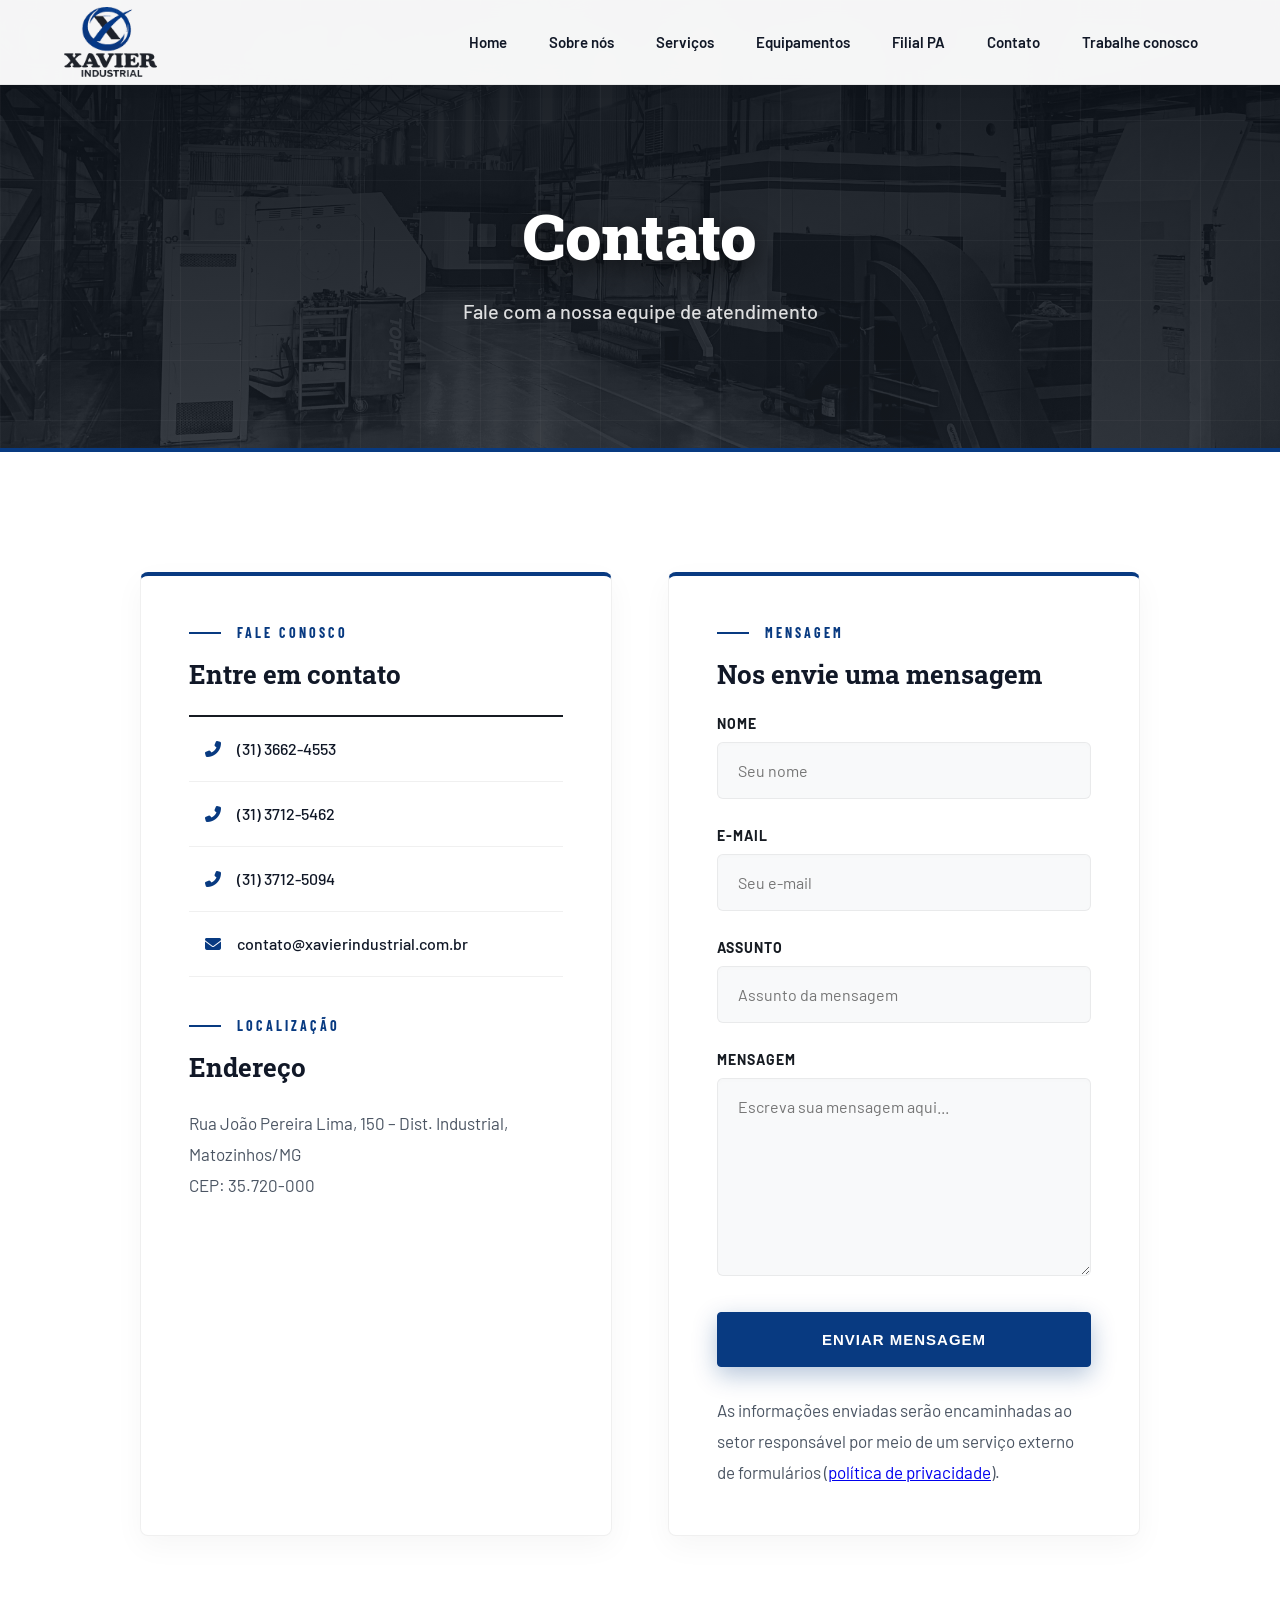
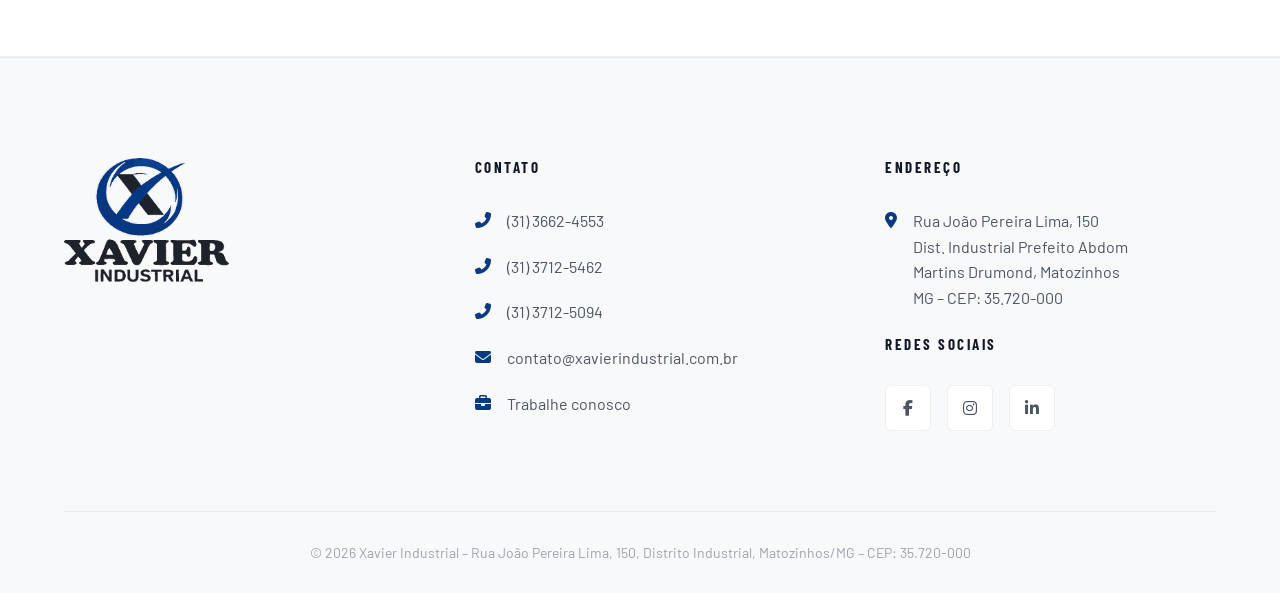
<file: contato.html>
<!DOCTYPE html>
<html lang="pt-BR">
<head>
  <meta charset="UTF-8">
  <meta name="viewport" content="width=device-width, initial-scale=1.0">
  <meta name="description" content="Entre em contato com a Xavier Industrial por meio dos canais oficiais de atendimento.">
  <title>Contato – Xavier Industrial</title>
  <link rel="icon" href="img/xavier-favicon.png" sizes="32x32" />
  <link rel="stylesheet" href="styles.css?v=14">
  <link rel="stylesheet" href="https://cdnjs.cloudflare.com/ajax/libs/font-awesome/6.4.0/css/all.min.css">
</head>
<body>

  <!-- NAVBAR -->
  <nav class="xi-nav">
    <a href="index.html" class="xi-nav-logo">
      <img src="img/xavier-logo.png" alt="Xavier Industrial" height="44">
    </a>
    <div class="xi-nav-links">
      <a href="index.html">Home</a>
      <a href="sobre.html">Sobre nós</a>
      <a href="servicos.html">Serviços</a>
      <a href="equipamentos.html">Equipamentos</a>
      <a href="index.html#filial-pa">Filial PA</a>
      <a href="contato.html">Contato</a>
      <a href="trabalhe-conosco.html">Trabalhe conosco</a>
    </div>
    <details class="xi-nav-mobile"><summary aria-label="Abrir menu"><i class="fas fa-bars" aria-hidden="true"></i><span class="xi-sr-only">Menu</span></summary><div class="xi-nav-mobile-links"><a href="index.html">Home</a><a href="sobre.html">Sobre nós</a><a href="servicos.html">Serviços</a><a href="equipamentos.html">Equipamentos</a><a href="index.html#filial-pa">Filial PA</a><a href="contato.html">Contato</a><a href="trabalhe-conosco.html">Trabalhe conosco</a></div></details>
  </nav>

  <!-- PAGE HEADER -->
  <header class="page-header">
    <div class="page-header-bg"></div>
    <div class="page-header-content">
      <h1 class="page-title">Contato</h1>
      <p class="page-subtitle">Fale com a nossa equipe de atendimento</p>
    </div>
  </header>

  <!-- CONTENT -->
  <section class="page-section">
    <div class="page-container">
      <div class="content-grid content-grid-2">
        <div class="content-card">
          <div class="xi-section-label">FALE CONOSCO</div>
          <h3>Entre em contato</h3>
          
          <ul class="check-list" style="margin-top: 24px; margin-bottom: 40px;">
            <li class="check-item"><i class="fas fa-phone-alt"></i> (31) 3662-4553</li>
            <li class="check-item"><i class="fas fa-phone-alt"></i> (31) 3712-5462</li>
            <li class="check-item"><i class="fas fa-phone-alt"></i> (31) 3712-5094</li>
            <li class="check-item"><i class="fas fa-envelope"></i> contato@xavierindustrial.com.br</li>
          </ul>

          <div class="xi-section-label">LOCALIZAÇÃO</div>
          <h3>Endereço</h3>
          <p>Rua João Pereira Lima, 150 – Dist. Industrial, Matozinhos/MG<br>CEP: 35.720-000</p>
        </div>
        
        <div class="content-card">
          <div class="xi-section-label">MENSAGEM</div>
          <h3>Nos envie uma mensagem</h3>
          
          <!-- Formulário de contato integrado ao FormSubmit (ativação pelo destinatário necessária) -->
          <form class="contact-form" action="https://formsubmit.co/contato@xavierindustrial.com.br" method="POST" style="margin-top: 24px;">
            <input type="hidden" name="_subject" value="Contato - Site Xavier Industrial">
            <input type="hidden" name="_template" value="table">
            <input type="text" name="_honey" style="display:none" tabindex="-1" autocomplete="off" aria-hidden="true">
            <div class="form-group">
              <label for="nome">Nome</label>
              <input type="text" id="nome" name="Nome" class="form-control" autocomplete="name" placeholder="Seu nome" required>
            </div>
            <div class="form-group">
              <label for="email">E-mail</label>
              <input type="email" id="email" name="email" class="form-control" autocomplete="email" placeholder="Seu e-mail" required>
            </div>
            <div class="form-group">
              <label for="assunto">Assunto</label>
              <input type="text" id="assunto" name="Assunto" class="form-control" placeholder="Assunto da mensagem" required>
            </div>
            <div class="form-group">
              <label for="mensagem">Mensagem</label>
              <textarea id="mensagem" name="Mensagem" class="form-control" placeholder="Escreva sua mensagem aqui..." required></textarea>
            </div>
            <button type="submit" class="xi-btn-primary" style="margin-top: 8px;">Enviar mensagem</button>
            <p class="careers-help">As informações enviadas serão encaminhadas ao setor responsável por meio de um serviço externo de formulários (<a href="https://formsubmit.co/privacy.pdf" target="_blank" rel="noopener noreferrer">política de privacidade</a>).</p>
          </form>
        </div>
      </div>
    </div>
  </section>

  <!-- FOOTER -->
  <footer class="xi-footer">
    <div class="xi-footer-inner">
      <div class="xi-footer-col">
        <a href="index.html">
          <img src="img/xavier-logo.png" alt="Xavier Industrial" width="200">
        </a>
      </div>

      <div class="xi-footer-col">
        <h4>Contato</h4>
        <ul class="xi-footer-list">
          <li><i class="fas fa-phone-alt xi-footer-icon"></i> (31) 3662-4553</li>
          <li><i class="fas fa-phone-alt xi-footer-icon"></i> (31) 3712-5462</li>
          <li><i class="fas fa-phone-alt xi-footer-icon"></i> (31) 3712-5094</li>
          <li><i class="fas fa-envelope xi-footer-icon"></i> <a href="mailto:contato@xavierindustrial.com.br">contato@xavierindustrial.com.br</a></li>
          <li><i class="fas fa-briefcase xi-footer-icon"></i> <a href="trabalhe-conosco.html">Trabalhe conosco</a></li>
        </ul>
      </div>

      <div class="xi-footer-col">
        <h4>Endereço</h4>
        <ul class="xi-footer-list">
          <li>
            <i class="fas fa-map-marker-alt xi-footer-icon"></i>
            <span>Rua João Pereira Lima, 150<br>Dist. Industrial Prefeito Abdom<br>Martins Drumond, Matozinhos<br>MG – CEP: 35.720-000</span>
          </li>
        </ul>
        <h4 style="margin-top: 24px;">Redes sociais</h4>
        <div class="xi-social-links">
          <a href="https://www.facebook.com/profile.php?id=61595223567686&amp;locale=pt_BR" target="_blank" rel="noopener noreferrer" aria-label="Facebook oficial da Xavier Industrial"><i class="fab fa-facebook-f"></i></a>
          <a href="https://www.instagram.com/xavierindustrial/" target="_blank" rel="noopener noreferrer" aria-label="Instagram oficial da Xavier Industrial"><i class="fab fa-instagram"></i></a>
          <a href="https://www.linkedin.com/in/xavier-industrial/" target="_blank" rel="noopener noreferrer" aria-label="LinkedIn da Xavier Industrial"><i class="fab fa-linkedin-in"></i></a>
        </div>
      </div>
    </div>

    <div class="xi-footer-bottom">
      <p>© 2026 Xavier Industrial – Rua João Pereira Lima, 150, Distrito Industrial, Matozinhos/MG – CEP: 35.720-000</p>
    </div>
  </footer>

</body>
</html>
</file>
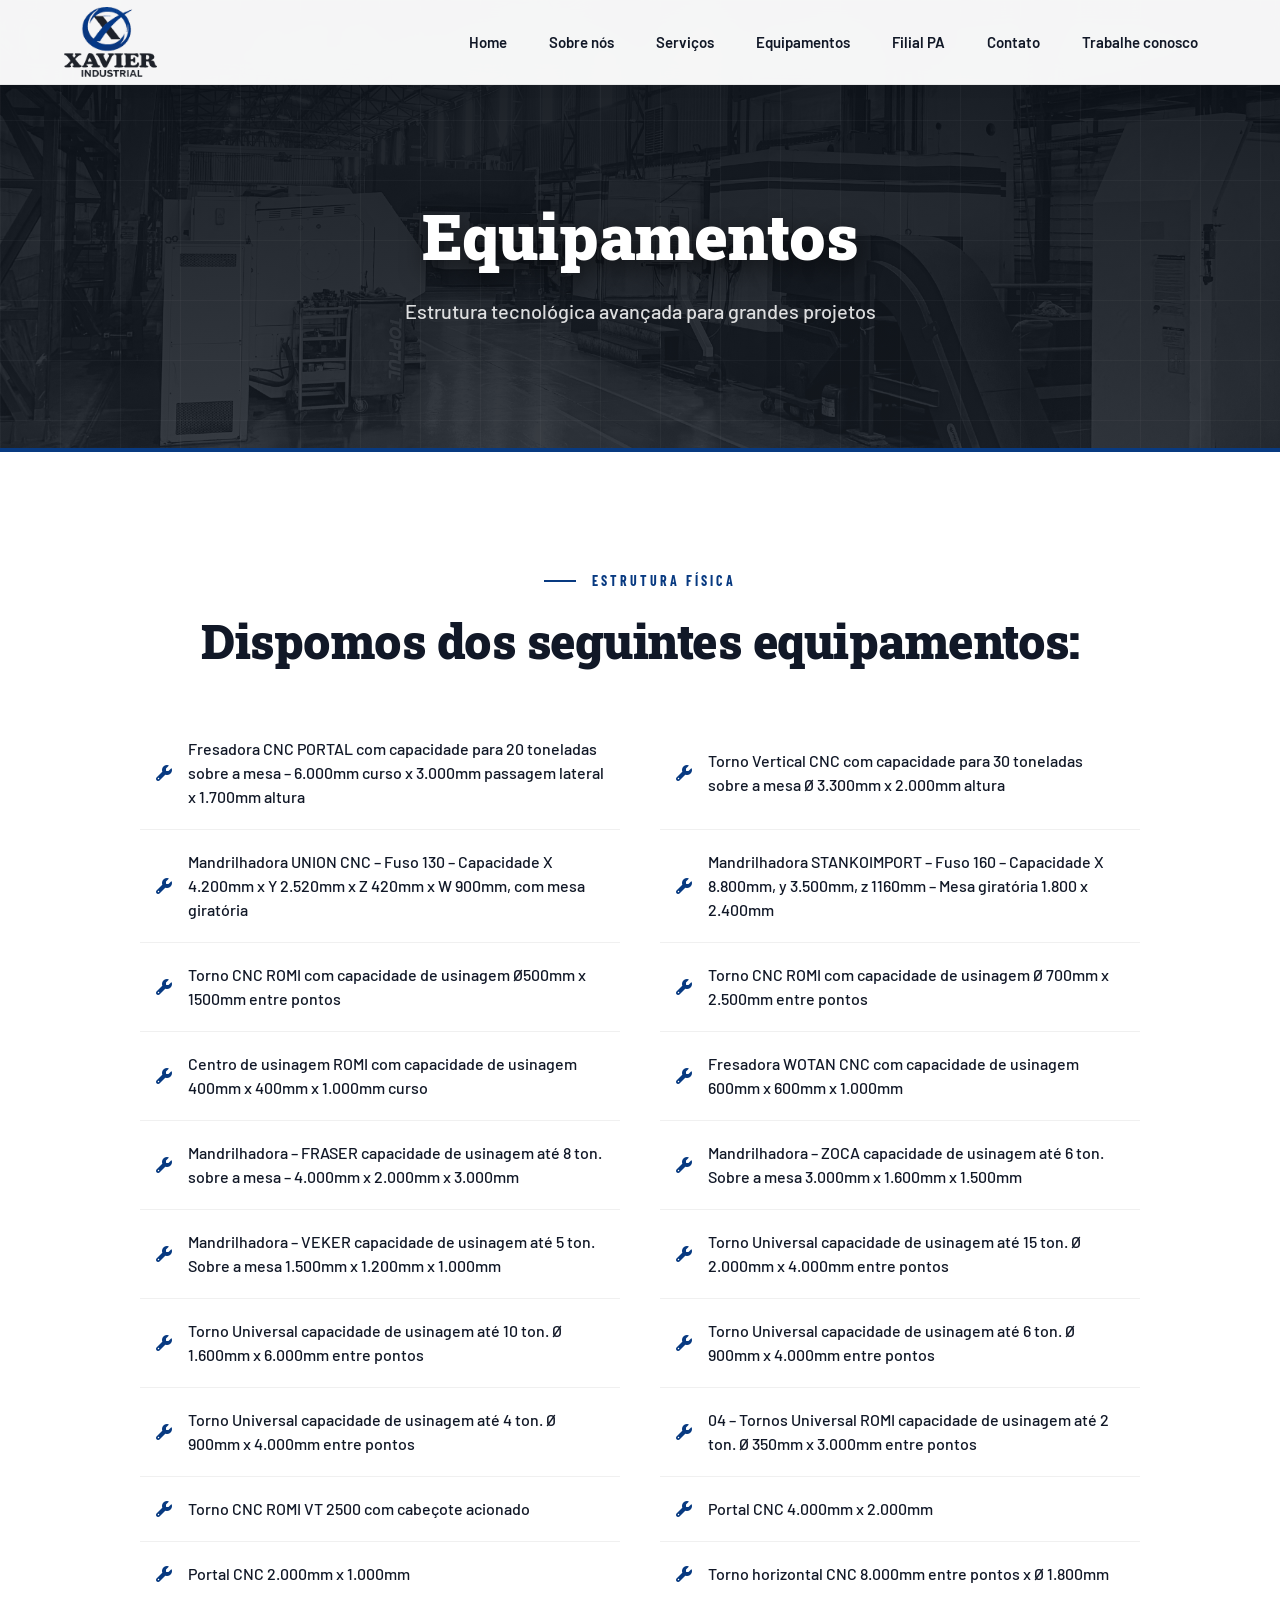
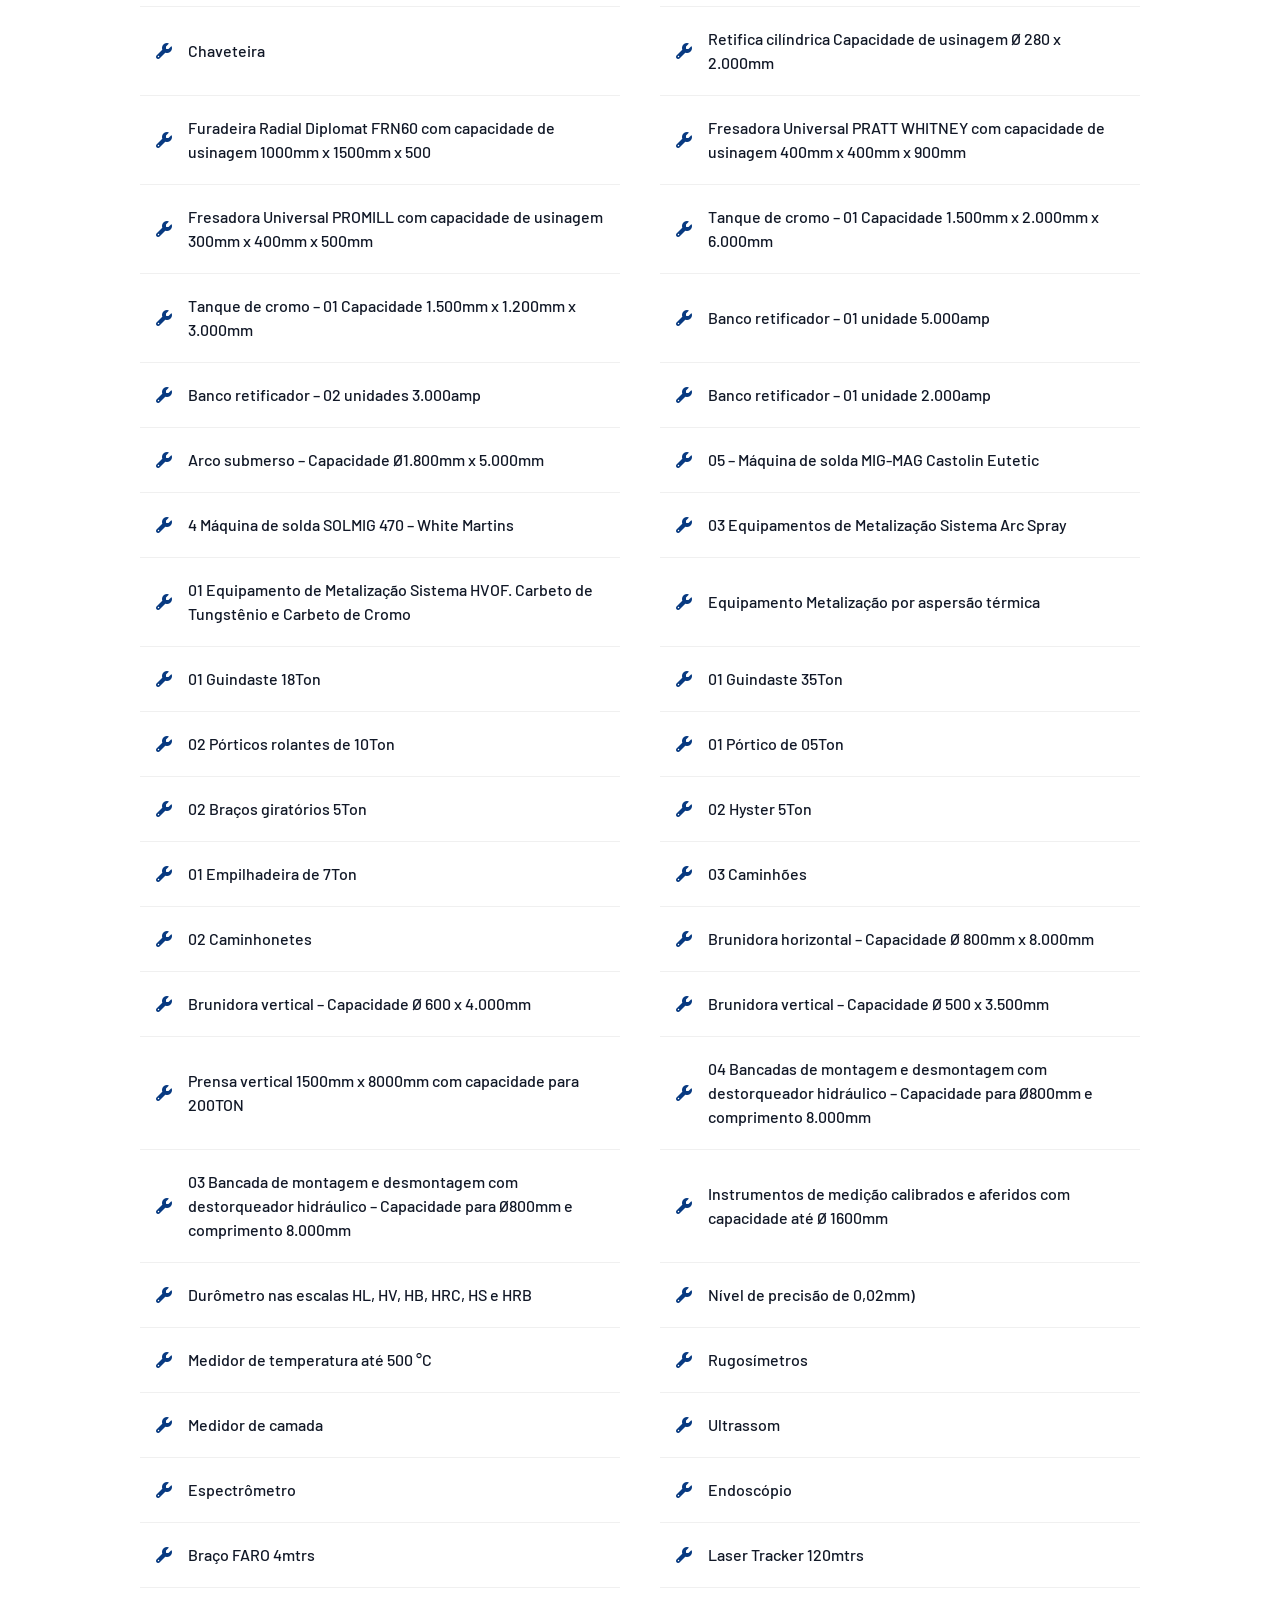
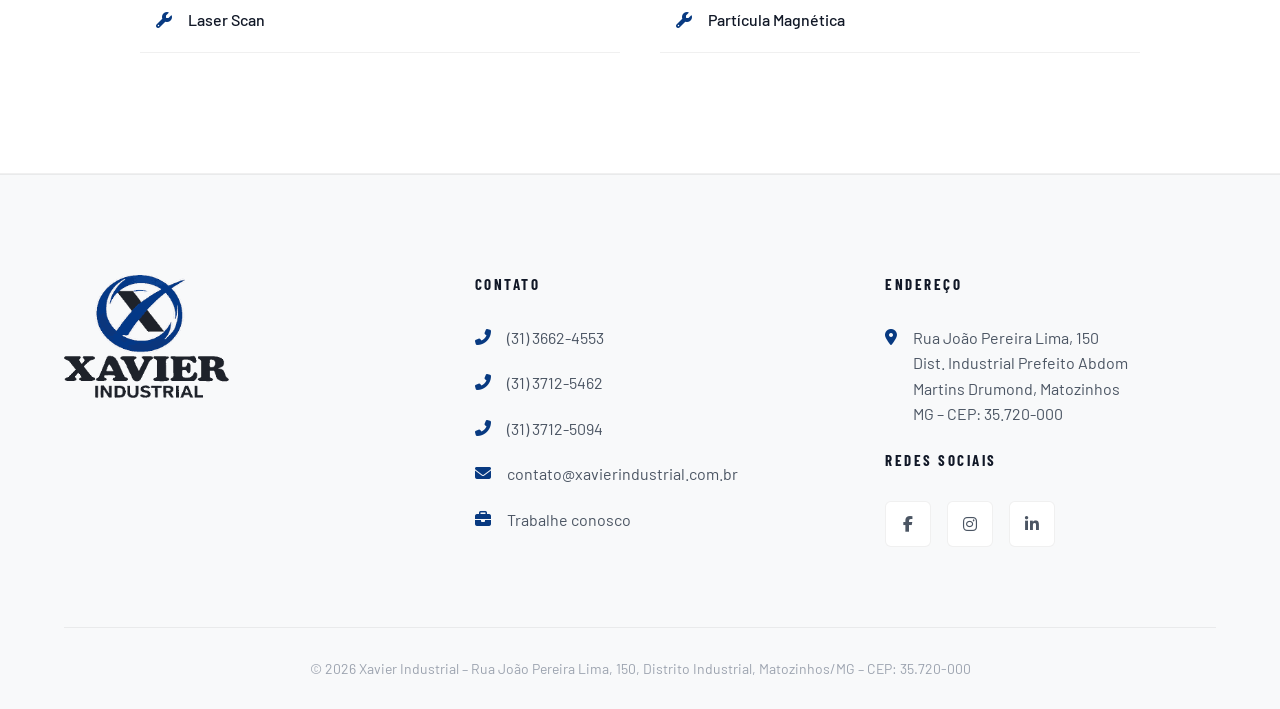
<file: equipamentos.html>
<!DOCTYPE html>
<html lang="pt-BR">
<head>
  <meta charset="UTF-8">
  <meta name="viewport" content="width=device-width, initial-scale=1.0">
  <meta name="description" content="Conheça os equipamentos e a estrutura produtiva da Xavier Industrial.">
  <title>Equipamentos – Xavier Industrial</title>
  <link rel="icon" href="img/xavier-favicon.png" sizes="32x32" />
  <link rel="stylesheet" href="styles.css?v=14">
  <link rel="stylesheet" href="https://cdnjs.cloudflare.com/ajax/libs/font-awesome/6.4.0/css/all.min.css">
</head>
<body>

  <!-- NAVBAR -->
  <nav class="xi-nav">
    <a href="index.html" class="xi-nav-logo">
      <img src="img/xavier-logo.png" alt="Xavier Industrial" height="44">
    </a>
    <div class="xi-nav-links">
      <a href="index.html">Home</a>
      <a href="sobre.html">Sobre nós</a>
      <a href="servicos.html">Serviços</a>
      <a href="equipamentos.html">Equipamentos</a>
      <a href="index.html#filial-pa">Filial PA</a>
      <a href="contato.html">Contato</a>
      <a href="trabalhe-conosco.html">Trabalhe conosco</a>
    </div>
    <details class="xi-nav-mobile"><summary aria-label="Abrir menu"><i class="fas fa-bars" aria-hidden="true"></i><span class="xi-sr-only">Menu</span></summary><div class="xi-nav-mobile-links"><a href="index.html">Home</a><a href="sobre.html">Sobre nós</a><a href="servicos.html">Serviços</a><a href="equipamentos.html">Equipamentos</a><a href="index.html#filial-pa">Filial PA</a><a href="contato.html">Contato</a><a href="trabalhe-conosco.html">Trabalhe conosco</a></div></details>
  </nav>

  <!-- PAGE HEADER -->
  <header class="page-header">
    <div class="page-header-bg"></div>
    <div class="page-header-content">
      <h1 class="page-title">Equipamentos</h1>
      <p class="page-subtitle">Estrutura tecnológica avançada para grandes projetos</p>
    </div>
  </header>

  <!-- CONTENT -->
  <section class="page-section">
    <div class="page-container">
      <div class="xi-section-label" style="justify-content: center; margin-bottom: 24px;">ESTRUTURA FÍSICA</div>
      <h2 class="xi-section-title" style="text-align: center; margin-bottom: 48px;">Dispomos dos seguintes equipamentos:</h2>
      
      <ul class="check-list check-list-2col">
        <li class="check-item"><i class="fas fa-wrench"></i> Fresadora CNC PORTAL com capacidade para 20 toneladas sobre a mesa – 6.000mm curso x 3.000mm passagem lateral x 1.700mm altura</li>
        <li class="check-item"><i class="fas fa-wrench"></i> Torno Vertical CNC com capacidade para 30 toneladas sobre a mesa Ø 3.300mm x 2.000mm altura</li>
        <li class="check-item"><i class="fas fa-wrench"></i> Mandrilhadora UNION CNC – Fuso 130 – Capacidade X 4.200mm x Y 2.520mm x Z 420mm x W 900mm, com mesa giratória</li>
        <li class="check-item"><i class="fas fa-wrench"></i> Mandrilhadora STANKOIMPORT – Fuso 160 – Capacidade X 8.800mm, y 3.500mm, z 1160mm – Mesa giratória 1.800 x 2.400mm</li>
        <li class="check-item"><i class="fas fa-wrench"></i> Torno CNC ROMI com capacidade de usinagem Ø500mm x 1500mm entre pontos</li>
        <li class="check-item"><i class="fas fa-wrench"></i> Torno CNC ROMI com capacidade de usinagem Ø 700mm x 2.500mm entre pontos</li>
        <li class="check-item"><i class="fas fa-wrench"></i> Centro de usinagem ROMI com capacidade de usinagem 400mm x 400mm x 1.000mm curso</li>
        <li class="check-item"><i class="fas fa-wrench"></i> Fresadora WOTAN CNC com capacidade de usinagem 600mm x 600mm x 1.000mm</li>
        <li class="check-item"><i class="fas fa-wrench"></i> Mandrilhadora – FRASER capacidade de usinagem até 8 ton. sobre a mesa – 4.000mm x 2.000mm x 3.000mm</li>
        <li class="check-item"><i class="fas fa-wrench"></i> Mandrilhadora – ZOCA capacidade de usinagem até 6 ton. Sobre a mesa 3.000mm x 1.600mm x 1.500mm</li>
        <li class="check-item"><i class="fas fa-wrench"></i> Mandrilhadora – VEKER capacidade de usinagem até 5 ton. Sobre a mesa 1.500mm x 1.200mm x 1.000mm</li>
        <li class="check-item"><i class="fas fa-wrench"></i> Torno Universal capacidade de usinagem até 15 ton. Ø 2.000mm x 4.000mm entre pontos</li>
        <li class="check-item"><i class="fas fa-wrench"></i> Torno Universal capacidade de usinagem até 10 ton. Ø 1.600mm x 6.000mm entre pontos</li>
        <li class="check-item"><i class="fas fa-wrench"></i> Torno Universal capacidade de usinagem até 6 ton. Ø 900mm x 4.000mm entre pontos</li>
        <li class="check-item"><i class="fas fa-wrench"></i> Torno Universal capacidade de usinagem até 4 ton. Ø 900mm x 4.000mm entre pontos</li>
        <li class="check-item"><i class="fas fa-wrench"></i> 04 – Tornos Universal ROMI capacidade de usinagem até 2 ton. Ø 350mm x 3.000mm entre pontos</li>
        <li class="check-item"><i class="fas fa-wrench"></i> Torno CNC ROMI VT 2500 com cabeçote acionado</li>
        <li class="check-item"><i class="fas fa-wrench"></i> Portal CNC 4.000mm x 2.000mm</li>
        <li class="check-item"><i class="fas fa-wrench"></i> Portal CNC 2.000mm x 1.000mm</li>
        <li class="check-item"><i class="fas fa-wrench"></i> Torno horizontal CNC 8.000mm entre pontos x Ø 1.800mm</li>
        <li class="check-item"><i class="fas fa-wrench"></i> Chaveteira</li>
        <li class="check-item"><i class="fas fa-wrench"></i> Retifica cilíndrica Capacidade de usinagem Ø 280 x 2.000mm</li>
        <li class="check-item"><i class="fas fa-wrench"></i> Furadeira Radial Diplomat FRN60 com capacidade de usinagem 1000mm x 1500mm x 500</li>
        <li class="check-item"><i class="fas fa-wrench"></i> Fresadora Universal PRATT WHITNEY com capacidade de usinagem 400mm x 400mm x 900mm</li>
        <li class="check-item"><i class="fas fa-wrench"></i> Fresadora Universal PROMILL com capacidade de usinagem 300mm x 400mm x 500mm</li>
        <li class="check-item"><i class="fas fa-wrench"></i> Tanque de cromo – 01 Capacidade 1.500mm x 2.000mm x 6.000mm</li>
        <li class="check-item"><i class="fas fa-wrench"></i> Tanque de cromo – 01 Capacidade 1.500mm x 1.200mm x 3.000mm</li>
        <li class="check-item"><i class="fas fa-wrench"></i> Banco retificador – 01 unidade 5.000amp</li>
        <li class="check-item"><i class="fas fa-wrench"></i> Banco retificador – 02 unidades 3.000amp</li>
        <li class="check-item"><i class="fas fa-wrench"></i> Banco retificador – 01 unidade 2.000amp</li>
        <li class="check-item"><i class="fas fa-wrench"></i> Arco submerso – Capacidade Ø1.800mm x 5.000mm</li>
        <li class="check-item"><i class="fas fa-wrench"></i> 05 – Máquina de solda MIG-MAG Castolin Eutetic</li>
        <li class="check-item"><i class="fas fa-wrench"></i> 4 Máquina de solda SOLMIG 470 – White Martins</li>
        <li class="check-item"><i class="fas fa-wrench"></i> 03 Equipamentos de Metalização Sistema Arc Spray</li>
        <li class="check-item"><i class="fas fa-wrench"></i> 01 Equipamento de Metalização Sistema HVOF. Carbeto de Tungstênio e Carbeto de Cromo</li>
        <li class="check-item"><i class="fas fa-wrench"></i> Equipamento Metalização por aspersão térmica</li>
        <li class="check-item"><i class="fas fa-wrench"></i> 01 Guindaste 18Ton</li>
        <li class="check-item"><i class="fas fa-wrench"></i> 01 Guindaste 35Ton</li>
        <li class="check-item"><i class="fas fa-wrench"></i> 02 Pórticos rolantes de 10Ton</li>
        <li class="check-item"><i class="fas fa-wrench"></i> 01 Pórtico de 05Ton</li>
        <li class="check-item"><i class="fas fa-wrench"></i> 02 Braços giratórios 5Ton</li>
        <li class="check-item"><i class="fas fa-wrench"></i> 02 Hyster 5Ton</li>
        <li class="check-item"><i class="fas fa-wrench"></i> 01 Empilhadeira de 7Ton</li>
        <li class="check-item"><i class="fas fa-wrench"></i> 03 Caminhões</li>
        <li class="check-item"><i class="fas fa-wrench"></i> 02 Caminhonetes</li>
        <li class="check-item"><i class="fas fa-wrench"></i> Brunidora horizontal – Capacidade Ø 800mm x 8.000mm</li>
        <li class="check-item"><i class="fas fa-wrench"></i> Brunidora vertical – Capacidade Ø 600 x 4.000mm</li>
        <li class="check-item"><i class="fas fa-wrench"></i> Brunidora vertical – Capacidade Ø 500 x 3.500mm</li>
        <li class="check-item"><i class="fas fa-wrench"></i> Prensa vertical 1500mm x 8000mm com capacidade para 200TON</li>
        <li class="check-item"><i class="fas fa-wrench"></i> 04 Bancadas de montagem e desmontagem com destorqueador hidráulico – Capacidade para Ø800mm e comprimento 8.000mm</li>
        <li class="check-item"><i class="fas fa-wrench"></i> 03 Bancada de montagem e desmontagem com destorqueador hidráulico – Capacidade para Ø800mm e comprimento 8.000mm</li>
        <li class="check-item"><i class="fas fa-wrench"></i> Instrumentos de medição calibrados e aferidos com capacidade até Ø 1600mm</li>
        <li class="check-item"><i class="fas fa-wrench"></i> Durômetro nas escalas HL, HV, HB, HRC, HS e HRB</li>
        <li class="check-item"><i class="fas fa-wrench"></i> Nível de precisão de 0,02mm)</li>
        <li class="check-item"><i class="fas fa-wrench"></i> Medidor de temperatura até 500 °C</li>
        <li class="check-item"><i class="fas fa-wrench"></i> Rugosímetros</li>
        <li class="check-item"><i class="fas fa-wrench"></i> Medidor de camada</li>
        <li class="check-item"><i class="fas fa-wrench"></i> Ultrassom</li>
        <li class="check-item"><i class="fas fa-wrench"></i> Espectrômetro</li>
        <li class="check-item"><i class="fas fa-wrench"></i> Endoscópio</li>
        <li class="check-item"><i class="fas fa-wrench"></i> Braço FARO 4mtrs</li>
        <li class="check-item"><i class="fas fa-wrench"></i> Laser Tracker 120mtrs</li>
        <li class="check-item"><i class="fas fa-wrench"></i> Laser Scan</li>
        <li class="check-item"><i class="fas fa-wrench"></i> Partícula Magnética</li>
      </ul>
    </div>
  </section>

  <!-- FOOTER -->
  <footer class="xi-footer">
    <div class="xi-footer-inner">
      <div class="xi-footer-col">
        <a href="index.html">
          <img src="img/xavier-logo.png" alt="Xavier Industrial" width="200">
        </a>
      </div>

      <div class="xi-footer-col">
        <h4>Contato</h4>
        <ul class="xi-footer-list">
          <li><i class="fas fa-phone-alt xi-footer-icon"></i> (31) 3662-4553</li>
          <li><i class="fas fa-phone-alt xi-footer-icon"></i> (31) 3712-5462</li>
          <li><i class="fas fa-phone-alt xi-footer-icon"></i> (31) 3712-5094</li>
          <li><i class="fas fa-envelope xi-footer-icon"></i> <a href="mailto:contato@xavierindustrial.com.br">contato@xavierindustrial.com.br</a></li>
          <li><i class="fas fa-briefcase xi-footer-icon"></i> <a href="trabalhe-conosco.html">Trabalhe conosco</a></li>
        </ul>
      </div>

      <div class="xi-footer-col">
        <h4>Endereço</h4>
        <ul class="xi-footer-list">
          <li>
            <i class="fas fa-map-marker-alt xi-footer-icon"></i>
            <span>Rua João Pereira Lima, 150<br>Dist. Industrial Prefeito Abdom<br>Martins Drumond, Matozinhos<br>MG – CEP: 35.720-000</span>
          </li>
        </ul>
        <h4 style="margin-top: 24px;">Redes sociais</h4>
        <div class="xi-social-links">
          <a href="https://www.facebook.com/profile.php?id=61595223567686&amp;locale=pt_BR" target="_blank" rel="noopener noreferrer" aria-label="Facebook oficial da Xavier Industrial"><i class="fab fa-facebook-f"></i></a>
          <a href="https://www.instagram.com/xavierindustrial/" target="_blank" rel="noopener noreferrer" aria-label="Instagram oficial da Xavier Industrial"><i class="fab fa-instagram"></i></a>
          <a href="https://www.linkedin.com/in/xavier-industrial/" target="_blank" rel="noopener noreferrer" aria-label="LinkedIn da Xavier Industrial"><i class="fab fa-linkedin-in"></i></a>
        </div>
      </div>
    </div>

    <div class="xi-footer-bottom">
      <p>© 2026 Xavier Industrial – Rua João Pereira Lima, 150, Distrito Industrial, Matozinhos/MG – CEP: 35.720-000</p>
    </div>
  </footer>

</body>
</html>
</file>
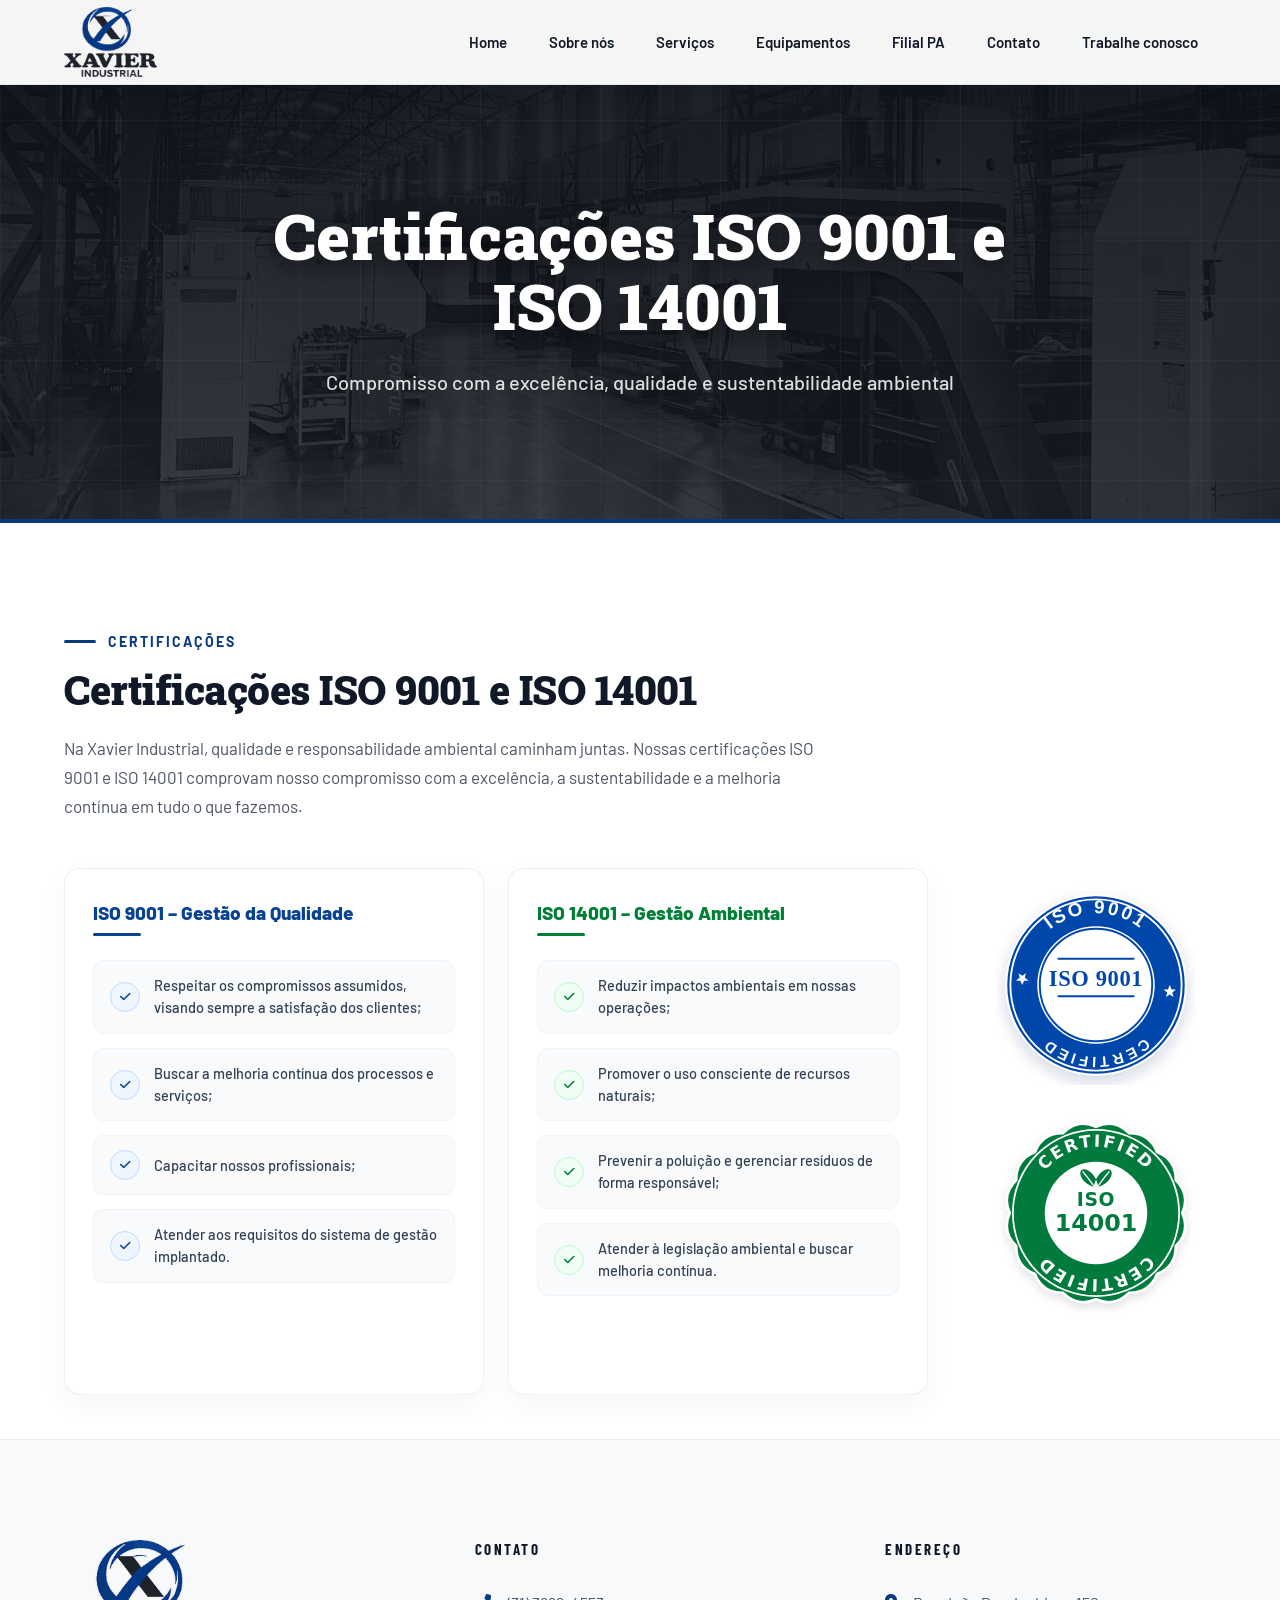
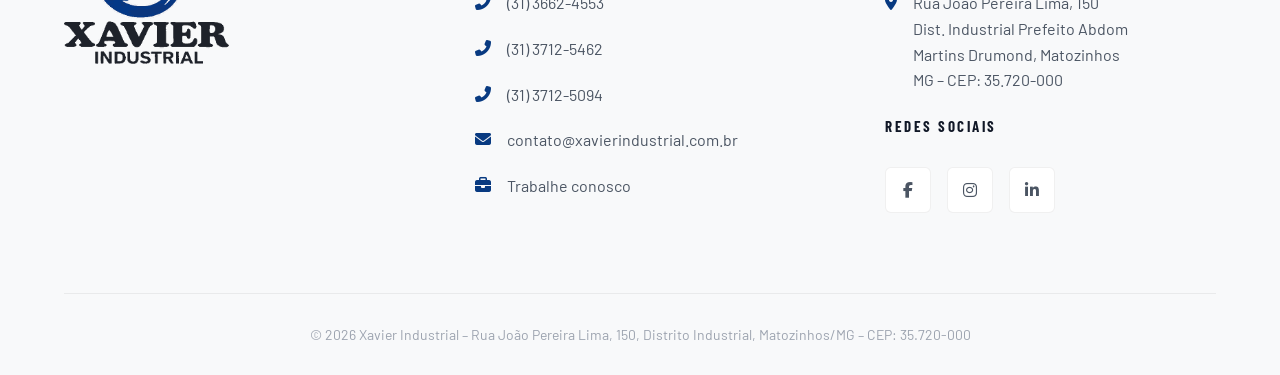
<file: iso.html>
<!DOCTYPE html>
<html lang="pt-BR">
<head>
  <meta charset="UTF-8">
  <meta name="viewport" content="width=device-width, initial-scale=1.0">
  <meta name="description" content="Certificações e práticas de gestão da qualidade e gestão ambiental da Xavier Industrial.">
  <title>Certificação ISO 9001 – Xavier Industrial</title>
  <link rel="icon" href="img/xavier-favicon.png" sizes="32x32" />
  <link rel="stylesheet" href="styles.css?v=14">
  <link rel="stylesheet" href="https://cdnjs.cloudflare.com/ajax/libs/font-awesome/6.4.0/css/all.min.css">
</head>
<body>

  <!-- NAVBAR -->
  <nav class="xi-nav">
    <a href="index.html" class="xi-nav-logo">
      <img src="img/xavier-logo.png" alt="Xavier Industrial" height="44">
    </a>
    <div class="xi-nav-links">
      <a href="index.html">Home</a>
      <a href="sobre.html">Sobre nós</a>
      <a href="servicos.html">Serviços</a>
      <a href="equipamentos.html">Equipamentos</a>
      <a href="index.html#filial-pa">Filial PA</a>
      <a href="contato.html">Contato</a>
      <a href="trabalhe-conosco.html">Trabalhe conosco</a>
    </div>
    <details class="xi-nav-mobile"><summary aria-label="Abrir menu"><i class="fas fa-bars" aria-hidden="true"></i><span class="xi-sr-only">Menu</span></summary><div class="xi-nav-mobile-links"><a href="index.html">Home</a><a href="sobre.html">Sobre nós</a><a href="servicos.html">Serviços</a><a href="equipamentos.html">Equipamentos</a><a href="index.html#filial-pa">Filial PA</a><a href="contato.html">Contato</a><a href="trabalhe-conosco.html">Trabalhe conosco</a></div></details>
  </nav>

  <!-- PAGE HEADER -->
  <header class="page-header">
    <div class="page-header-bg"></div>
    <div class="page-header-content">
      <h1 class="page-title">Certificações ISO 9001 e ISO 14001</h1>
      <p class="page-subtitle">Compromisso com a excelência, qualidade e sustentabilidade ambiental</p>
    </div>
  </header>

  <!-- CONTENT -->
  <section class="xi-certificacoes-section" style="background: var(--branco);">
    <div class="xi-certificacoes-container">
      
      <!-- Top Header -->
      <div class="xi-certificacoes-header">
        <div class="xi-certificacoes-label">
          <span class="xi-label-dash"></span> CERTIFICAÇÕES
        </div>
        <h2 class="xi-certificacoes-title">Certificações ISO 9001 e ISO 14001</h2>
        <p class="xi-certificacoes-desc">
          Na Xavier Industrial, qualidade e responsabilidade ambiental caminham juntas. Nossas certificações ISO 9001 e ISO 14001 comprovam nosso compromisso com a excelência, a sustentabilidade e a melhoria contínua em tudo o que fazemos.
        </p>
      </div>

      <!-- Main Grid: Cards + Badges -->
      <div class="xi-certificacoes-grid">
        
        <!-- Cards Container (Side by side) -->
        <div class="xi-cert-cards-wrapper">
          
          <!-- CARD ISO 9001 -->
          <div class="xi-cert-card">
            <h3 class="xi-cert-card-title xi-title-blue">ISO 9001 – Gestão da Qualidade</h3>
            <ul class="xi-cert-list">
              <li class="xi-cert-item">
                <span class="xi-cert-icon xi-icon-blue"><i class="fas fa-check"></i></span>
                <span class="xi-cert-text">Respeitar os compromissos assumidos, visando sempre a satisfação dos clientes;</span>
              </li>
              <li class="xi-cert-item">
                <span class="xi-cert-icon xi-icon-blue"><i class="fas fa-check"></i></span>
                <span class="xi-cert-text">Buscar a melhoria contínua dos processos e serviços;</span>
              </li>
              <li class="xi-cert-item">
                <span class="xi-cert-icon xi-icon-blue"><i class="fas fa-check"></i></span>
                <span class="xi-cert-text">Capacitar nossos profissionais;</span>
              </li>
              <li class="xi-cert-item">
                <span class="xi-cert-icon xi-icon-blue"><i class="fas fa-check"></i></span>
                <span class="xi-cert-text">Atender aos requisitos do sistema de gestão implantado.</span>
              </li>
            </ul>
          </div>

          <!-- CARD ISO 14001 -->
          <div class="xi-cert-card">
            <h3 class="xi-cert-card-title xi-title-green">ISO 14001 – Gestão Ambiental</h3>
            <ul class="xi-cert-list">
              <li class="xi-cert-item">
                <span class="xi-cert-icon xi-icon-green"><i class="fas fa-check"></i></span>
                <span class="xi-cert-text">Reduzir impactos ambientais em nossas operações;</span>
              </li>
              <li class="xi-cert-item">
                <span class="xi-cert-icon xi-icon-green"><i class="fas fa-check"></i></span>
                <span class="xi-cert-text">Promover o uso consciente de recursos naturais;</span>
              </li>
              <li class="xi-cert-item">
                <span class="xi-cert-icon xi-icon-green"><i class="fas fa-check"></i></span>
                <span class="xi-cert-text">Prevenir a poluição e gerenciar resíduos de forma responsável;</span>
              </li>
              <li class="xi-cert-item">
                <span class="xi-cert-icon xi-icon-green"><i class="fas fa-check"></i></span>
                <span class="xi-cert-text">Atender à legislação ambiental e buscar melhoria contínua.</span>
              </li>
            </ul>
          </div>

        </div>

        <!-- Right Side Seals / Badges -->
        <div class="xi-cert-badges-col">
          <div class="xi-cert-badge-wrapper">
            <img src="img/iso-9001-badge.svg?v=10" alt="Selo Certificação ISO 9001" class="xi-cert-badge-img">
          </div>
          <div class="xi-cert-badge-wrapper">
            <img src="img/iso-14001-badge.svg?v=10" alt="Selo Certificação ISO 14001" class="xi-cert-badge-img">
          </div>
        </div>

      </div>

    </div>
  </section>

  <!-- FOOTER -->
  <footer class="xi-footer">
    <div class="xi-footer-inner">
      <div class="xi-footer-col">
        <a href="index.html">
          <img src="img/xavier-logo.png" alt="Xavier Industrial" width="200">
        </a>
      </div>

      <div class="xi-footer-col">
        <h4>Contato</h4>
        <ul class="xi-footer-list">
          <li><i class="fas fa-phone-alt xi-footer-icon"></i> (31) 3662-4553</li>
          <li><i class="fas fa-phone-alt xi-footer-icon"></i> (31) 3712-5462</li>
          <li><i class="fas fa-phone-alt xi-footer-icon"></i> (31) 3712-5094</li>
          <li><i class="fas fa-envelope xi-footer-icon"></i> <a href="mailto:contato@xavierindustrial.com.br">contato@xavierindustrial.com.br</a></li>
          <li><i class="fas fa-briefcase xi-footer-icon"></i> <a href="trabalhe-conosco.html">Trabalhe conosco</a></li>
        </ul>
      </div>

      <div class="xi-footer-col">
        <h4>Endereço</h4>
        <ul class="xi-footer-list">
          <li>
            <i class="fas fa-map-marker-alt xi-footer-icon"></i>
            <span>Rua João Pereira Lima, 150<br>Dist. Industrial Prefeito Abdom<br>Martins Drumond, Matozinhos<br>MG – CEP: 35.720-000</span>
          </li>
        </ul>
        <h4 style="margin-top: 24px;">Redes sociais</h4>
        <div class="xi-social-links">
          <a href="https://www.facebook.com/profile.php?id=61595223567686&amp;locale=pt_BR" target="_blank" rel="noopener noreferrer" aria-label="Facebook oficial da Xavier Industrial"><i class="fab fa-facebook-f"></i></a>
          <a href="https://www.instagram.com/xavierindustrial/" target="_blank" rel="noopener noreferrer" aria-label="Instagram oficial da Xavier Industrial"><i class="fab fa-instagram"></i></a>
          <a href="https://www.linkedin.com/in/xavier-industrial/" target="_blank" rel="noopener noreferrer" aria-label="LinkedIn da Xavier Industrial"><i class="fab fa-linkedin-in"></i></a>
        </div>
      </div>
    </div>

    <div class="xi-footer-bottom">
      <p>© 2026 Xavier Industrial – Rua João Pereira Lima, 150, Distrito Industrial, Matozinhos/MG – CEP: 35.720-000</p>
    </div>
  </footer>

</body>
</html>
</file>
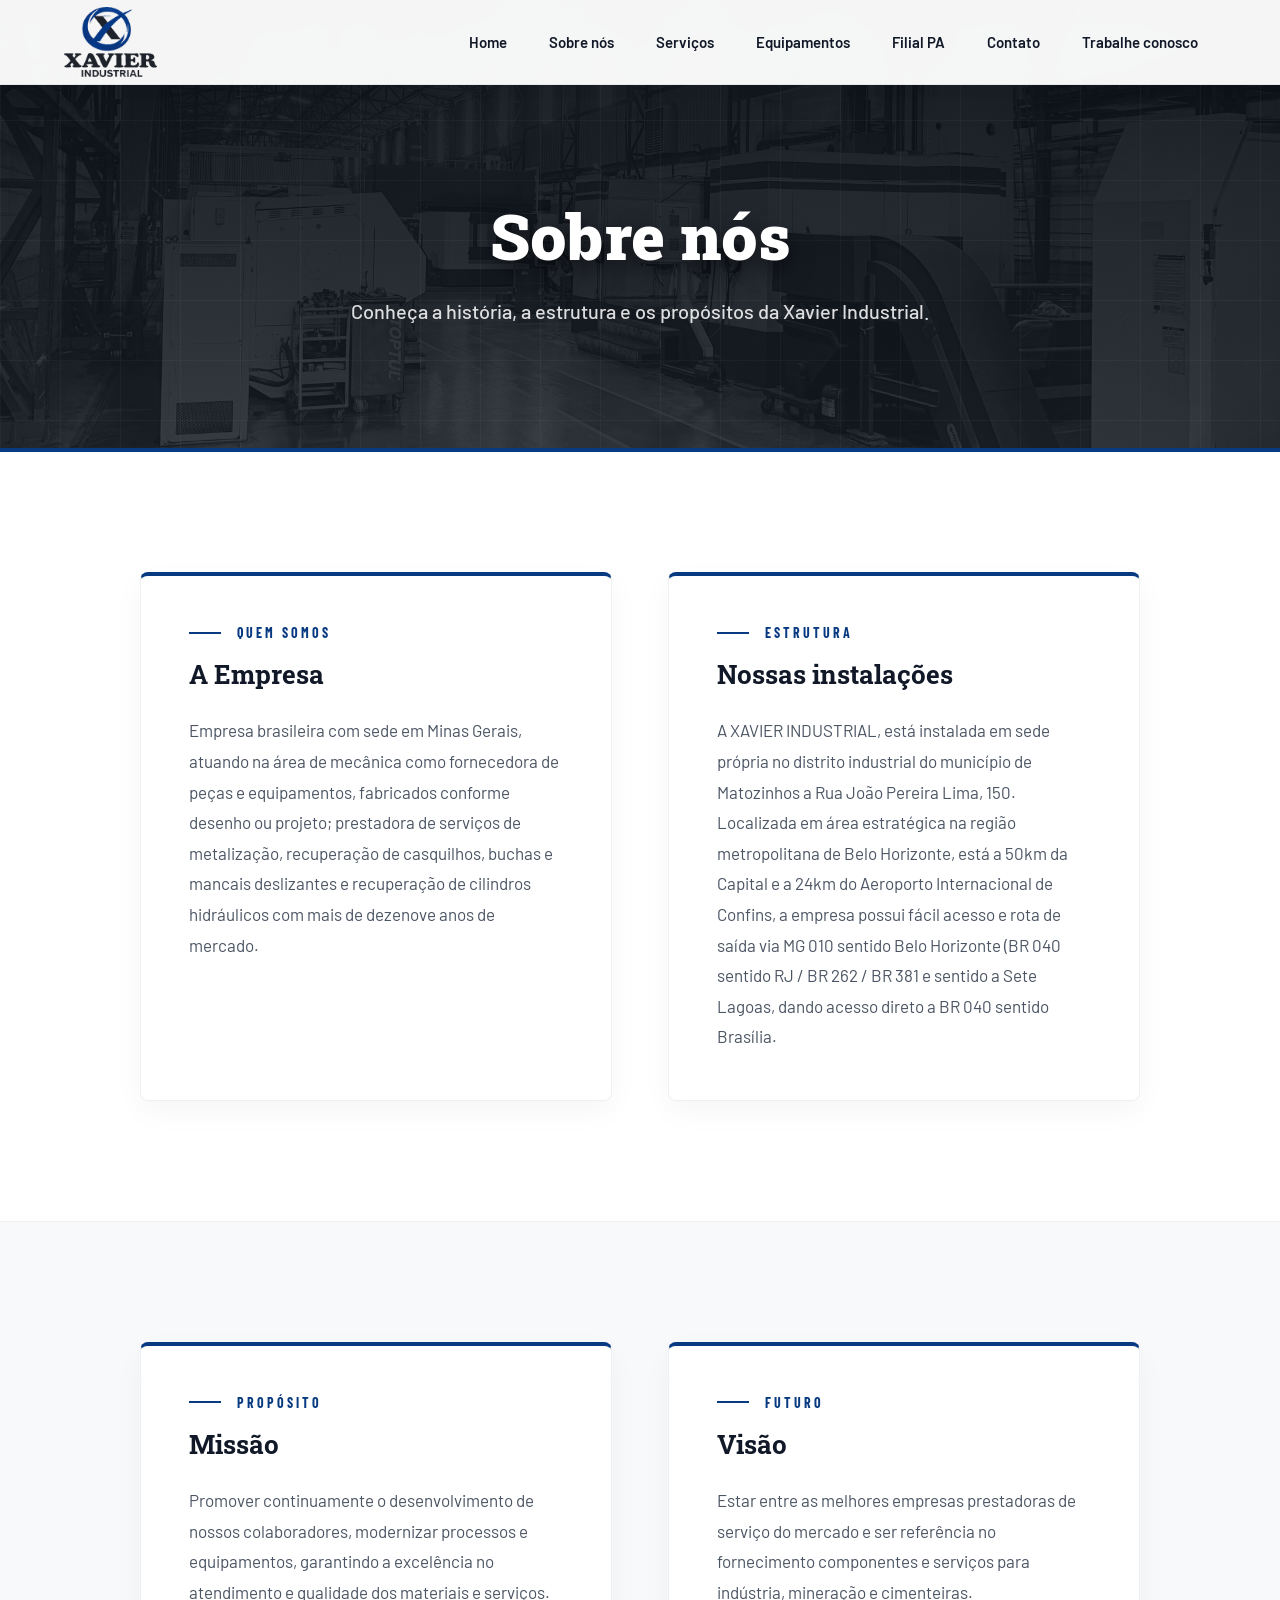
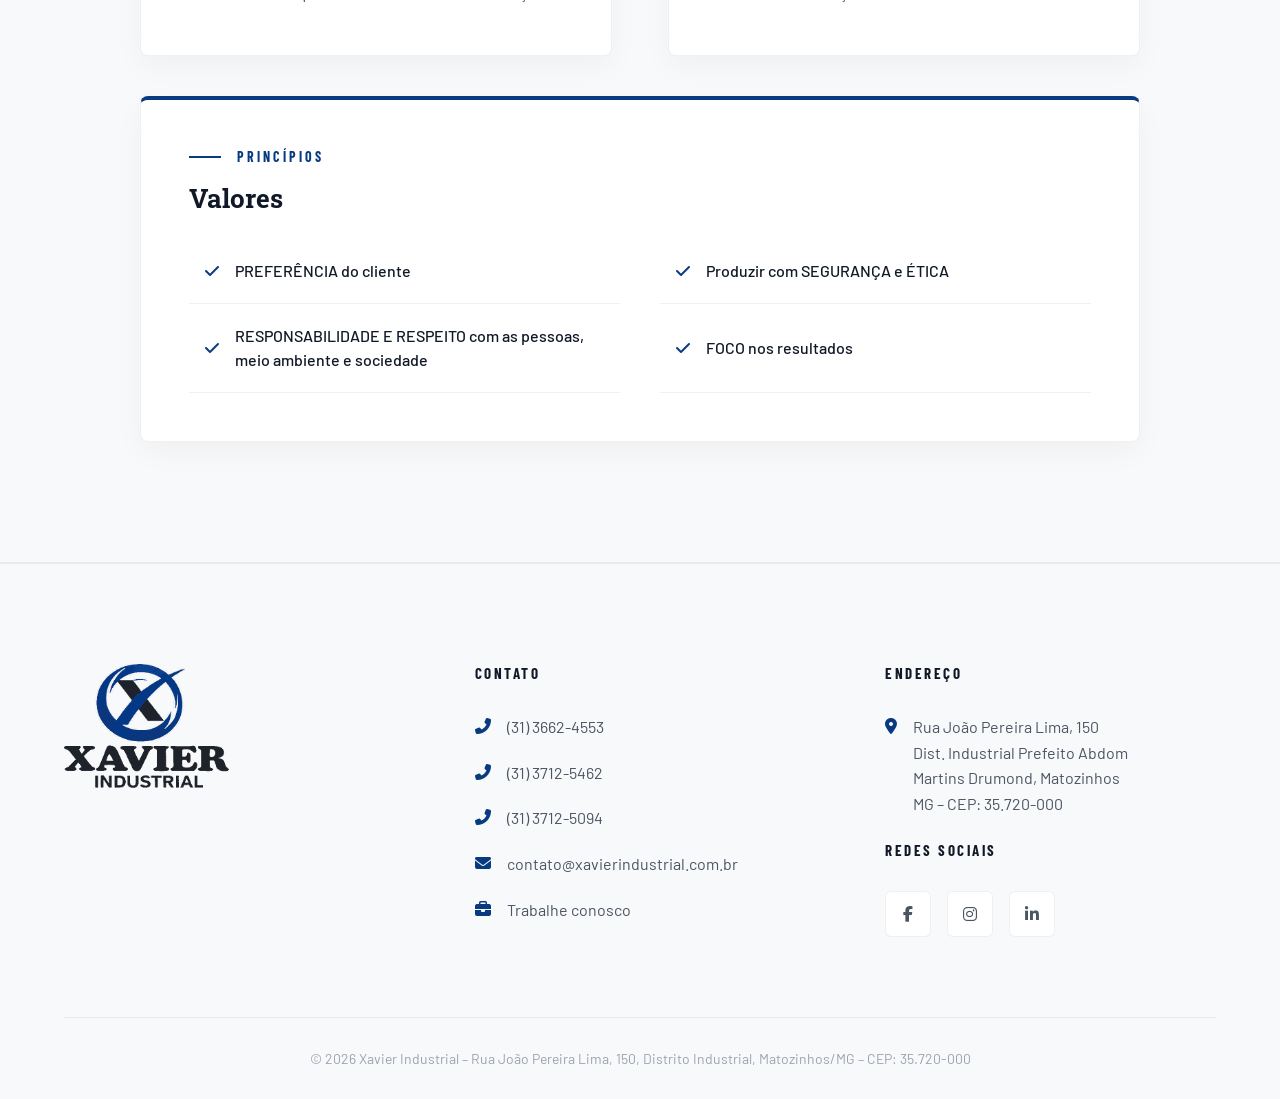
<file: sobre.html>
<!DOCTYPE html>
<html lang="pt-BR">
<head>
  <meta charset="UTF-8">
  <meta name="viewport" content="width=device-width, initial-scale=1.0">
  <meta name="description" content="Conheça a história, a estrutura e o sistema de gestão da qualidade da Xavier Industrial.">
  <title>Sobre nós – Xavier Industrial</title>
  <link rel="icon" href="img/xavier-favicon.png" sizes="32x32" />
  <link rel="stylesheet" href="styles.css?v=14">
  <link rel="stylesheet" href="https://cdnjs.cloudflare.com/ajax/libs/font-awesome/6.4.0/css/all.min.css">
</head>
<body>

  <!-- NAVBAR -->
  <nav class="xi-nav">
    <a href="index.html" class="xi-nav-logo">
      <img src="img/xavier-logo.png" alt="Xavier Industrial" height="44">
    </a>
    <div class="xi-nav-links">
      <a href="index.html">Home</a>
      <a href="sobre.html">Sobre nós</a>
      <a href="servicos.html">Serviços</a>
      <a href="equipamentos.html">Equipamentos</a>
      <a href="index.html#filial-pa">Filial PA</a>
      <a href="contato.html">Contato</a>
      <a href="trabalhe-conosco.html">Trabalhe conosco</a>
    </div>
    <details class="xi-nav-mobile"><summary aria-label="Abrir menu"><i class="fas fa-bars" aria-hidden="true"></i><span class="xi-sr-only">Menu</span></summary><div class="xi-nav-mobile-links"><a href="index.html">Home</a><a href="sobre.html">Sobre nós</a><a href="servicos.html">Serviços</a><a href="equipamentos.html">Equipamentos</a><a href="index.html#filial-pa">Filial PA</a><a href="contato.html">Contato</a><a href="trabalhe-conosco.html">Trabalhe conosco</a></div></details>
  </nav>

  <!-- PAGE HEADER -->
  <header class="page-header">
    <div class="page-header-bg"></div>
    <div class="page-header-content">
      <h1 class="page-title">Sobre nós</h1>
      <p class="page-subtitle">Conheça a história, a estrutura e os propósitos da Xavier Industrial.</p>
    </div>
  </header>

  <!-- CONTENT -->
  <section class="page-section">
    <div class="page-container">
      <div class="content-grid content-grid-2">
        <div class="content-card">
          <div class="xi-section-label">QUEM SOMOS</div>
          <h3>A Empresa</h3>
          <p>Empresa brasileira com sede em Minas Gerais, atuando na área de mecânica como fornecedora de peças e equipamentos, fabricados conforme desenho ou projeto; prestadora de serviços de metalização, recuperação de casquilhos, buchas e mancais deslizantes e recuperação de cilindros hidráulicos com mais de dezenove anos de mercado.</p>
        </div>
        
        <div class="content-card">
          <div class="xi-section-label">ESTRUTURA</div>
          <h3>Nossas instalações</h3>
          <p>A XAVIER INDUSTRIAL, está instalada em sede própria no distrito industrial do município de Matozinhos a Rua João Pereira Lima, 150. Localizada em área estratégica na região metropolitana de Belo Horizonte, está a 50km da Capital e a 24km do Aeroporto Internacional de Confins, a empresa possui fácil acesso e rota de saída via MG 010 sentido Belo Horizonte (BR 040 sentido RJ / BR 262 / BR 381 e sentido a Sete Lagoas, dando acesso direto a BR 040 sentido Brasília.</p>
        </div>
      </div>
    </div>
  </section>

  <section class="page-section page-section-alt">
    <div class="page-container">
      <div class="content-grid content-grid-2">
        <div class="content-card">
          <div class="xi-section-label">PROPÓSITO</div>
          <h3>Missão</h3>
          <p>Promover continuamente o desenvolvimento de nossos colaboradores, modernizar processos e equipamentos, garantindo a excelência no atendimento e qualidade dos materiais e serviços.</p>
        </div>
        
        <div class="content-card">
          <div class="xi-section-label">FUTURO</div>
          <h3>Visão</h3>
          <p>Estar entre as melhores empresas prestadoras de serviço do mercado e ser referência no fornecimento componentes e serviços para indústria, mineração e cimenteiras.</p>
        </div>
      </div>
      
      <div class="content-card" style="margin-top: 40px;">
        <div class="xi-section-label">PRINCÍPIOS</div>
        <h3>Valores</h3>
        <ul class="check-list check-list-2col">
          <li class="check-item"><i class="fas fa-check"></i> PREFERÊNCIA do cliente</li>
          <li class="check-item"><i class="fas fa-check"></i> Produzir com SEGURANÇA e ÉTICA</li>
          <li class="check-item"><i class="fas fa-check"></i> RESPONSABILIDADE E RESPEITO com as pessoas, meio ambiente e sociedade</li>
          <li class="check-item"><i class="fas fa-check"></i> FOCO nos resultados</li>
        </ul>
      </div>
    </div>
  </section>

  <!-- FOOTER -->
  <footer class="xi-footer">
    <div class="xi-footer-inner">
      <div class="xi-footer-col">
        <a href="index.html">
          <img src="img/xavier-logo.png" alt="Xavier Industrial" width="200">
        </a>
      </div>

      <div class="xi-footer-col">
        <h4>Contato</h4>
        <ul class="xi-footer-list">
          <li><i class="fas fa-phone-alt xi-footer-icon"></i> (31) 3662-4553</li>
          <li><i class="fas fa-phone-alt xi-footer-icon"></i> (31) 3712-5462</li>
          <li><i class="fas fa-phone-alt xi-footer-icon"></i> (31) 3712-5094</li>
          <li><i class="fas fa-envelope xi-footer-icon"></i> <a href="mailto:contato@xavierindustrial.com.br">contato@xavierindustrial.com.br</a></li>
          <li><i class="fas fa-briefcase xi-footer-icon"></i> <a href="trabalhe-conosco.html">Trabalhe conosco</a></li>
        </ul>
      </div>

      <div class="xi-footer-col">
        <h4>Endereço</h4>
        <ul class="xi-footer-list">
          <li>
            <i class="fas fa-map-marker-alt xi-footer-icon"></i>
            <span>Rua João Pereira Lima, 150<br>Dist. Industrial Prefeito Abdom<br>Martins Drumond, Matozinhos<br>MG – CEP: 35.720-000</span>
          </li>
        </ul>
        <h4 style="margin-top: 24px;">Redes sociais</h4>
        <div class="xi-social-links">
          <a href="https://www.facebook.com/profile.php?id=61595223567686&amp;locale=pt_BR" target="_blank" rel="noopener noreferrer" aria-label="Facebook oficial da Xavier Industrial"><i class="fab fa-facebook-f"></i></a>
          <a href="https://www.instagram.com/xavierindustrial/" target="_blank" rel="noopener noreferrer" aria-label="Instagram oficial da Xavier Industrial"><i class="fab fa-instagram"></i></a>
          <a href="https://www.linkedin.com/in/xavier-industrial/" target="_blank" rel="noopener noreferrer" aria-label="LinkedIn da Xavier Industrial"><i class="fab fa-linkedin-in"></i></a>
        </div>
      </div>
    </div>

    <div class="xi-footer-bottom">
      <p>© 2026 Xavier Industrial – Rua João Pereira Lima, 150, Distrito Industrial, Matozinhos/MG – CEP: 35.720-000</p>
    </div>
  </footer>

</body>
</html>
</file>
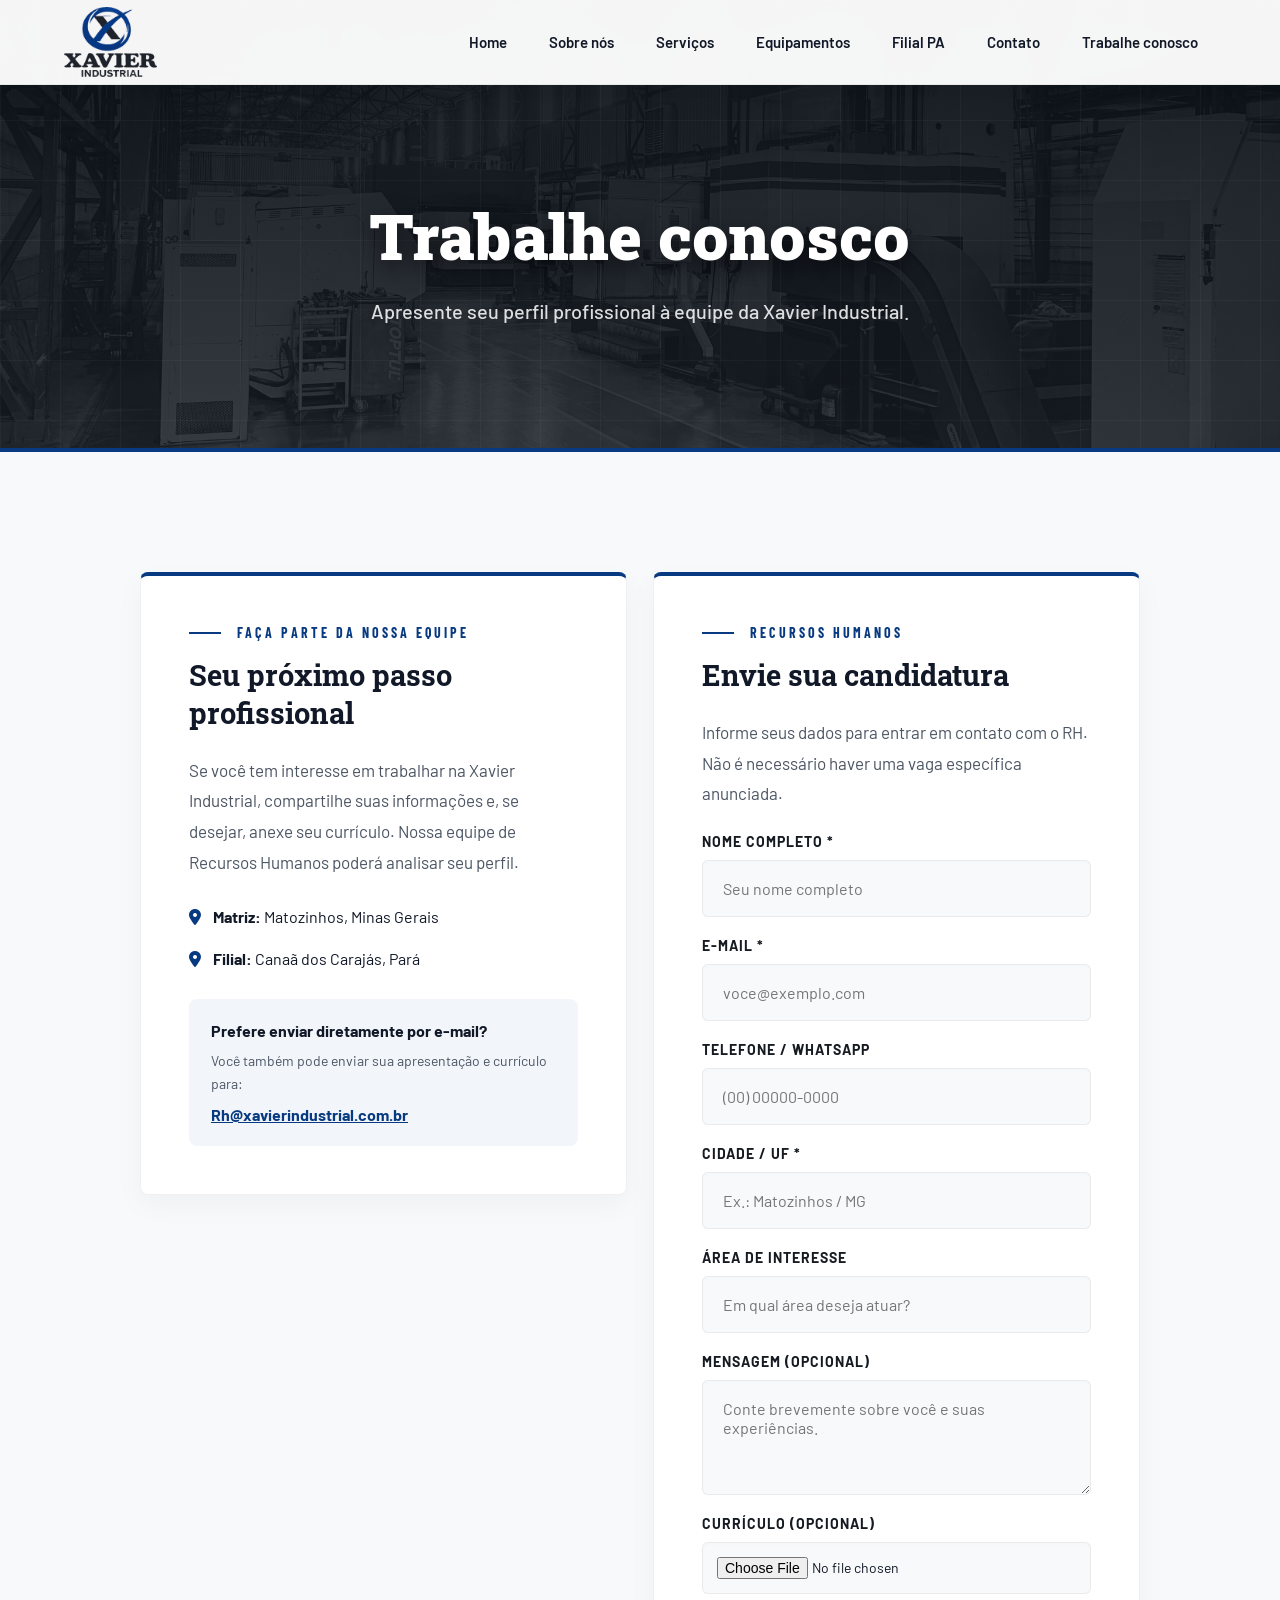
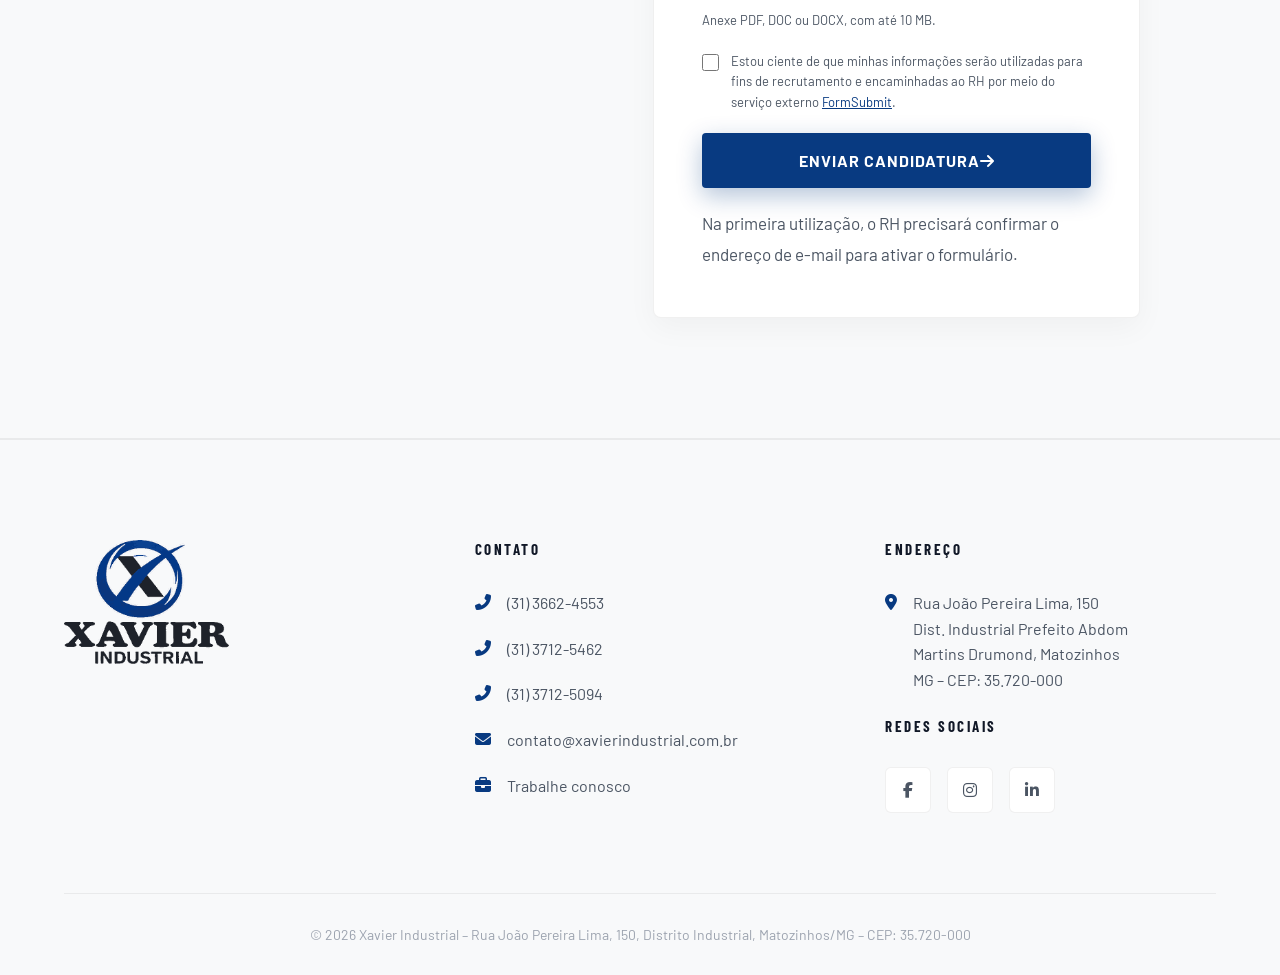
<file: trabalhe-conosco.html>
<!DOCTYPE html>
<html lang="pt-BR">
<head>
  <meta charset="UTF-8">
  <meta name="viewport" content="width=device-width, initial-scale=1.0">
  <title>Trabalhe conosco | Xavier Industrial</title>
  <link rel="icon" href="img/xavier-favicon.png" sizes="32x32" />
  <meta name="description" content="Envie seu currículo ou mensagem ao Recursos Humanos da Xavier Industrial.">
  <link rel="stylesheet" href="styles.css?v=14">
  <link rel="stylesheet" href="https://cdnjs.cloudflare.com/ajax/libs/font-awesome/6.4.0/css/all.min.css">
</head>
<body>

  <!-- NAVBAR -->
  <nav class="xi-nav">
    <a href="index.html" class="xi-nav-logo">
      <img src="img/xavier-logo.png" alt="Xavier Industrial" height="44">
    </a>
    <div class="xi-nav-links">
      <a href="index.html">Home</a>
      <a href="sobre.html">Sobre nós</a>
      <a href="servicos.html">Serviços</a>
      <a href="equipamentos.html">Equipamentos</a>
      <a href="index.html#filial-pa">Filial PA</a>
      <a href="contato.html">Contato</a>
      <a href="trabalhe-conosco.html" aria-current="page">Trabalhe conosco</a>
    </div>
    <details class="xi-nav-mobile"><summary aria-label="Abrir menu"><i class="fas fa-bars" aria-hidden="true"></i><span class="xi-sr-only">Menu</span></summary><div class="xi-nav-mobile-links"><a href="index.html">Home</a><a href="sobre.html">Sobre nós</a><a href="servicos.html">Serviços</a><a href="equipamentos.html">Equipamentos</a><a href="index.html#filial-pa">Filial PA</a><a href="contato.html">Contato</a><a href="trabalhe-conosco.html">Trabalhe conosco</a></div></details>
  </nav>

  <!-- PAGE HEADER -->
  <header class="page-header">
    <div class="page-header-bg"></div>
    <div class="page-header-content">
      <h1 class="page-title">Trabalhe conosco</h1>
      <p class="page-subtitle">Apresente seu perfil profissional à equipe da Xavier Industrial.</p>
    </div>
  </header>

  <main class="page-section careers-section">
    <div class="page-container">
      <div class="content-grid content-grid-2">
        <section class="content-card">
          <div class="xi-section-label">FAÇA PARTE DA NOSSA EQUIPE</div>
          <h2 class="careers-heading">Seu próximo passo profissional</h2>
          <p>Se você tem interesse em trabalhar na Xavier Industrial, compartilhe suas informações e, se desejar, anexe seu currículo. Nossa equipe de Recursos Humanos poderá analisar seu perfil.</p>
          <ul class="careers-facts">
            <li><i class="fas fa-map-marker-alt" aria-hidden="true"></i><span><strong>Matriz:</strong> Matozinhos, Minas Gerais</span></li>
            <li><i class="fas fa-map-marker-alt" aria-hidden="true"></i><span><strong>Filial:</strong> Canaã dos Carajás, Pará</span></li>
          </ul>
          <div class="careers-email-box">
            <strong>Prefere enviar diretamente por e-mail?</strong>
            <p>Você também pode enviar sua apresentação e currículo para:</p>
            <a href="mailto:Rh@xavierindustrial.com.br?subject=Candidatura%20-%20Xavier%20Industrial">Rh@xavierindustrial.com.br</a>
          </div>
        </section>
        <section class="content-card">
          <div class="xi-section-label">RECURSOS HUMANOS</div>
          <h2 class="careers-heading">Envie sua candidatura</h2>
          <p>Informe seus dados para entrar em contato com o RH. Não é necessário haver uma vaga específica anunciada.</p>
          <form class="contact-form careers-form" action="https://formsubmit.co/Rh@xavierindustrial.com.br" method="POST" enctype="multipart/form-data">
            <input type="hidden" name="_subject" value="Candidatura - Site Xavier Industrial">
            <input type="hidden" name="_template" value="table">
            <input type="text" name="_honey" style="display:none" tabindex="-1" autocomplete="off" aria-hidden="true">
            <div class="form-group">
              <label for="rh-nome">Nome completo *</label>
              <input class="form-control" type="text" name="Nome" id="rh-nome" autocomplete="name" maxlength="120" placeholder="Seu nome completo" required>
            </div>
            <div class="form-group">
              <label for="rh-email">E-mail *</label>
              <input class="form-control" type="email" name="email" id="rh-email" autocomplete="email" maxlength="160" placeholder="voce@exemplo.com" required>
            </div>
            <div class="form-group">
              <label for="rh-telefone">Telefone / WhatsApp</label>
              <input class="form-control" type="tel" name="Telefone" id="rh-telefone" autocomplete="tel" maxlength="30" placeholder="(00) 00000-0000">
            </div>
            <div class="form-group">
              <label for="rh-cidade">Cidade / UF *</label>
              <input class="form-control" type="text" name="Cidade e UF" id="rh-cidade" maxlength="100" placeholder="Ex.: Matozinhos / MG" required>
            </div>
            <div class="form-group">
              <label for="rh-area">Área de interesse</label>
              <input class="form-control" type="text" name="Area de interesse" id="rh-area" maxlength="120" placeholder="Em qual área deseja atuar?">
            </div>
            <div class="form-group">
              <label for="rh-mensagem">Mensagem (opcional)</label>
              <textarea class="form-control" name="Mensagem" id="rh-mensagem" maxlength="3000" placeholder="Conte brevemente sobre você e suas experiências."></textarea>
            </div>
            <div class="form-group">
              <label for="rh-curriculo">Currículo (opcional)</label>
              <input class="form-control" type="file" name="Curriculo" id="rh-curriculo" accept=".pdf,.doc,.docx,application/pdf,application/msword,application/vnd.openxmlformats-officedocument.wordprocessingml.document" aria-describedby="rh-ajuda-arquivo">
              <small id="rh-ajuda-arquivo" class="careers-help">Anexe PDF, DOC ou DOCX, com até 10 MB.</small>
              <small id="rh-erro-arquivo" class="careers-error" role="alert" hidden></small>
            </div>
            <label class="careers-consent">
              <input type="checkbox" name="Ciencia sobre uso dos dados" value="Sim" required>
              <span>Estou ciente de que minhas informações serão utilizadas para fins de recrutamento e encaminhadas ao RH por meio do serviço externo <a href="https://formsubmit.co/privacy.pdf" rel="noopener noreferrer" target="_blank">FormSubmit</a>.</span>
            </label>
            <button type="submit" class="xi-btn-primary careers-send">Enviar candidatura <i class="fas fa-arrow-right" aria-hidden="true"></i></button>
            <p class="careers-help">Na primeira utilização, o RH precisará confirmar o endereço de e-mail para ativar o formulário.</p>
          </form>
        </section>
      </div>
    </div>
  </main>

  <!-- FOOTER -->
  <footer class="xi-footer">
    <div class="xi-footer-inner">
      <div class="xi-footer-col">
        <a href="index.html">
          <img src="img/xavier-logo.png" alt="Xavier Industrial" width="200">
        </a>
      </div>

      <div class="xi-footer-col">
        <h4>Contato</h4>
        <ul class="xi-footer-list">
          <li><i class="fas fa-phone-alt xi-footer-icon"></i> (31) 3662-4553</li>
          <li><i class="fas fa-phone-alt xi-footer-icon"></i> (31) 3712-5462</li>
          <li><i class="fas fa-phone-alt xi-footer-icon"></i> (31) 3712-5094</li>
          <li><i class="fas fa-envelope xi-footer-icon"></i> <a href="mailto:contato@xavierindustrial.com.br">contato@xavierindustrial.com.br</a></li>
          <li><i class="fas fa-briefcase xi-footer-icon"></i> <a href="trabalhe-conosco.html">Trabalhe conosco</a></li>
        </ul>
      </div>

      <div class="xi-footer-col">
        <h4>Endereço</h4>
        <ul class="xi-footer-list">
          <li>
            <i class="fas fa-map-marker-alt xi-footer-icon"></i>
            <span>Rua João Pereira Lima, 150<br>Dist. Industrial Prefeito Abdom<br>Martins Drumond, Matozinhos<br>MG – CEP: 35.720-000</span>
          </li>
        </ul>
        <h4 style="margin-top: 24px;">Redes sociais</h4>
        <div class="xi-social-links">
          <a href="https://www.facebook.com/profile.php?id=61595223567686&amp;locale=pt_BR" target="_blank" rel="noopener noreferrer" aria-label="Facebook oficial da Xavier Industrial"><i class="fab fa-facebook-f"></i></a>
          <a href="https://www.instagram.com/xavierindustrial/" target="_blank" rel="noopener noreferrer" aria-label="Instagram oficial da Xavier Industrial"><i class="fab fa-instagram"></i></a>
          <a href="https://www.linkedin.com/in/xavier-industrial/" target="_blank" rel="noopener noreferrer" aria-label="LinkedIn da Xavier Industrial"><i class="fab fa-linkedin-in"></i></a>
        </div>
      </div>
    </div>

    <div class="xi-footer-bottom">
      <p>© 2026 Xavier Industrial – Rua João Pereira Lima, 150, Distrito Industrial, Matozinhos/MG – CEP: 35.720-000</p>
    </div>
  </footer>

<script>
  (function () {
    var input = document.getElementById('rh-curriculo');
    var feedback = document.getElementById('rh-erro-arquivo');
    if (!input || !feedback) return;
    input.addEventListener('change', function () {
      var file = input.files && input.files[0];
      var invalid = !!file && (file.size > 10 * 1024 * 1024 || !/\.(pdf|doc|docx)$/i.test(file.name));
      input.setCustomValidity(invalid ? 'Selecione PDF, DOC ou DOCX de até 10 MB.' : '');
      feedback.textContent = invalid ? 'Escolha um PDF, DOC ou DOCX de até 10 MB.' : '';
      feedback.hidden = !invalid;
    });
  })();
</script>
</body>
</html>
</file>
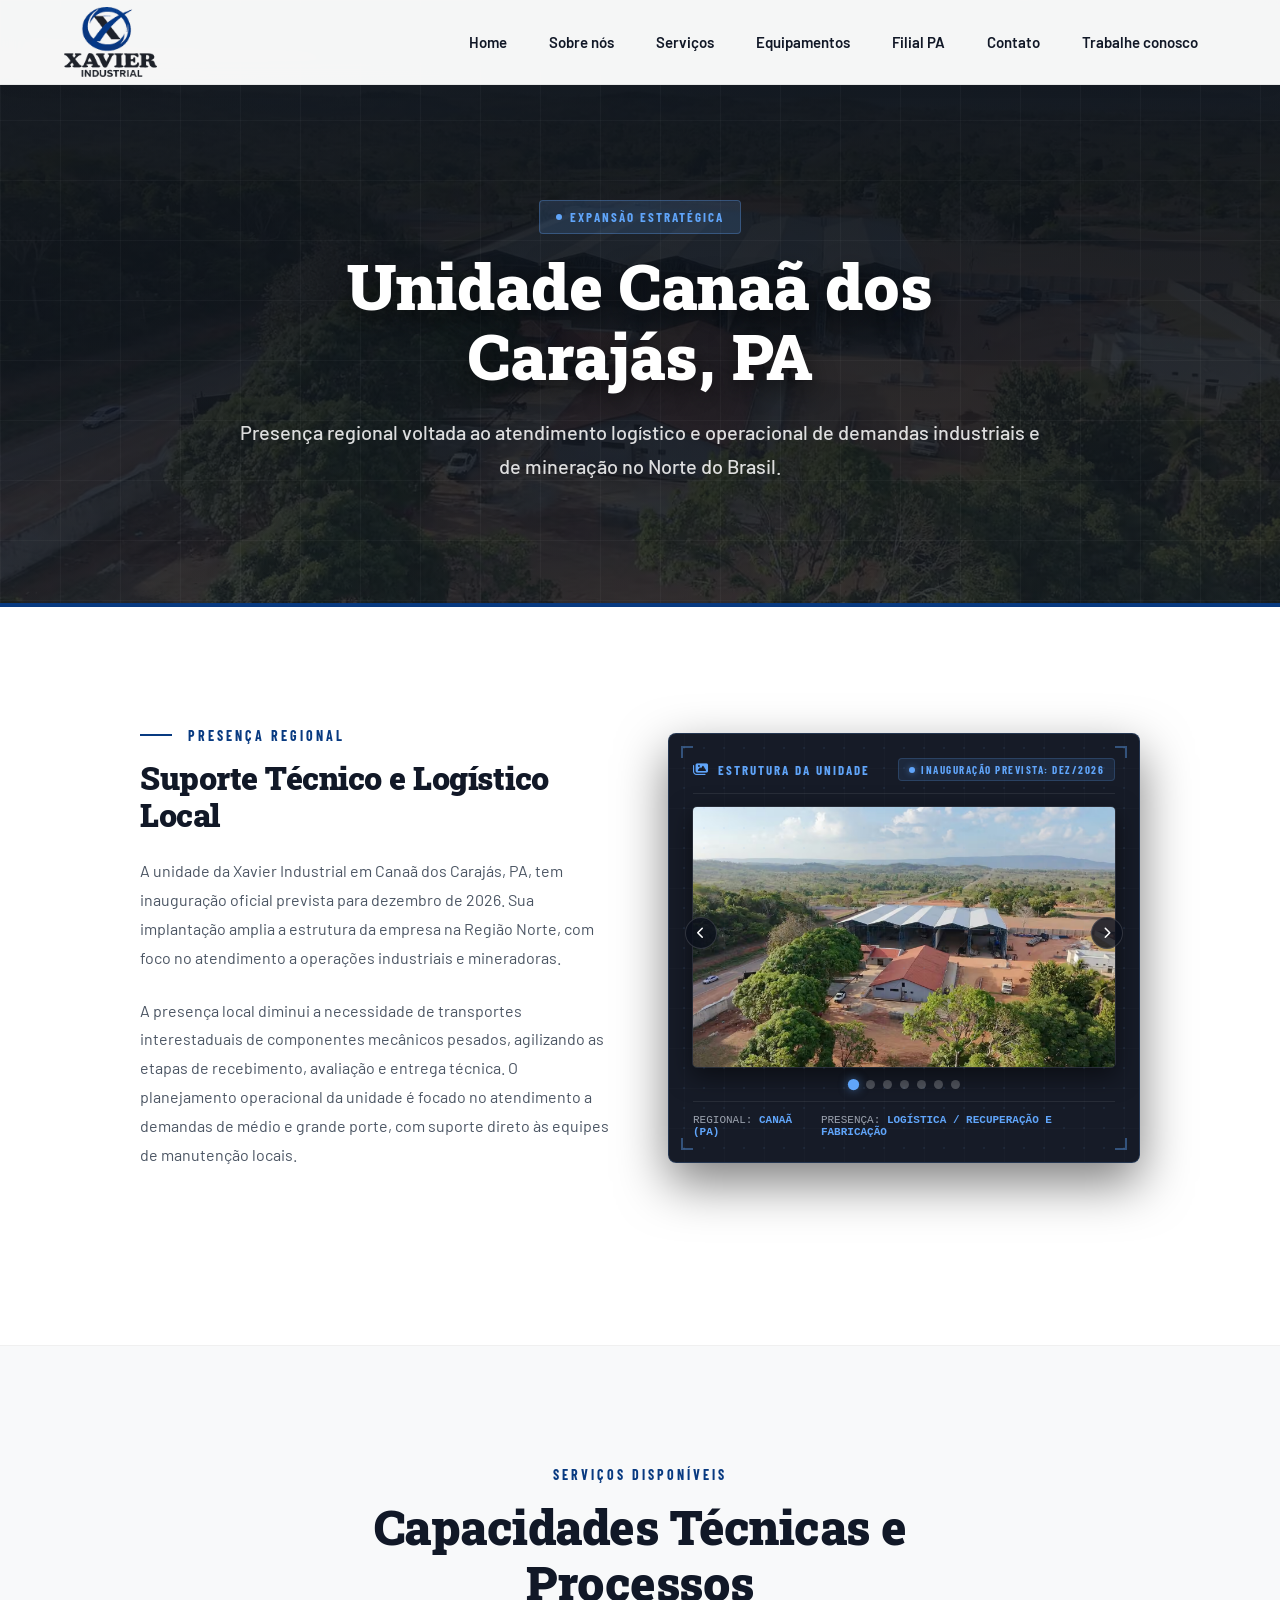
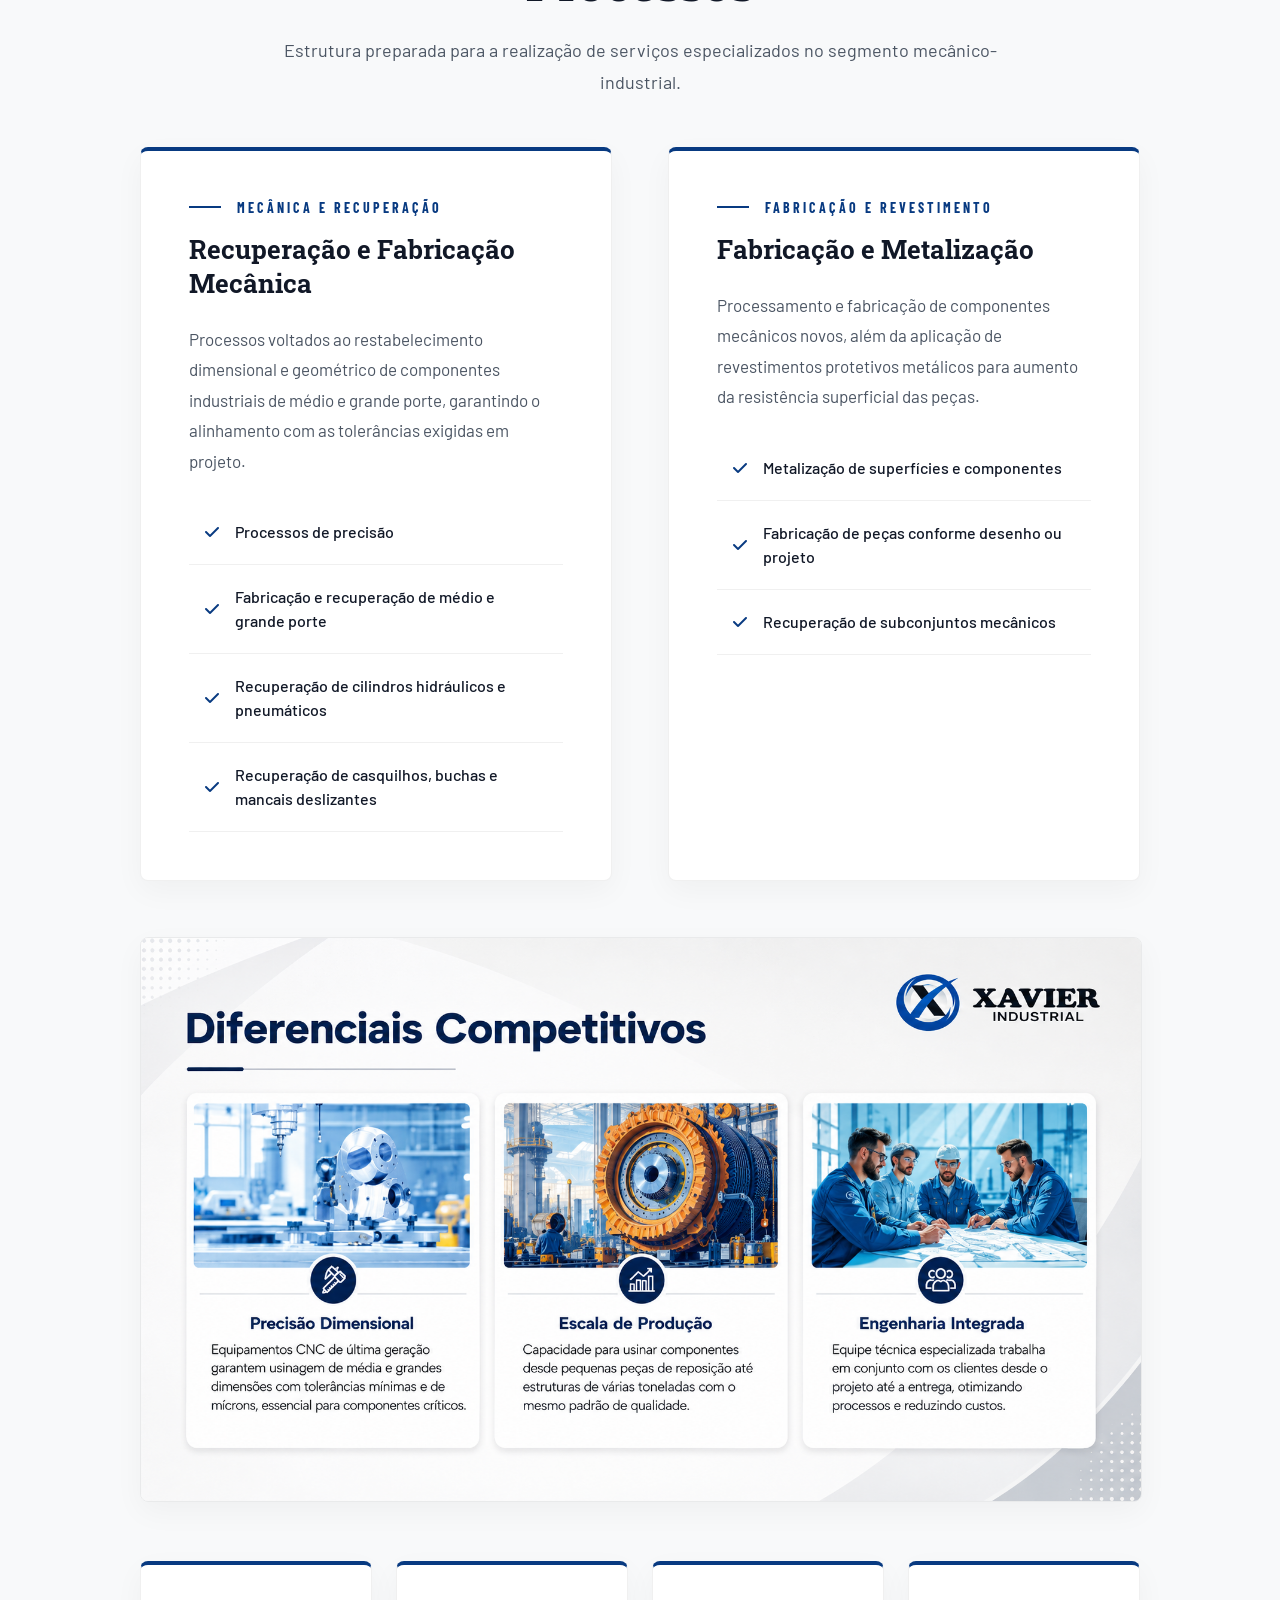
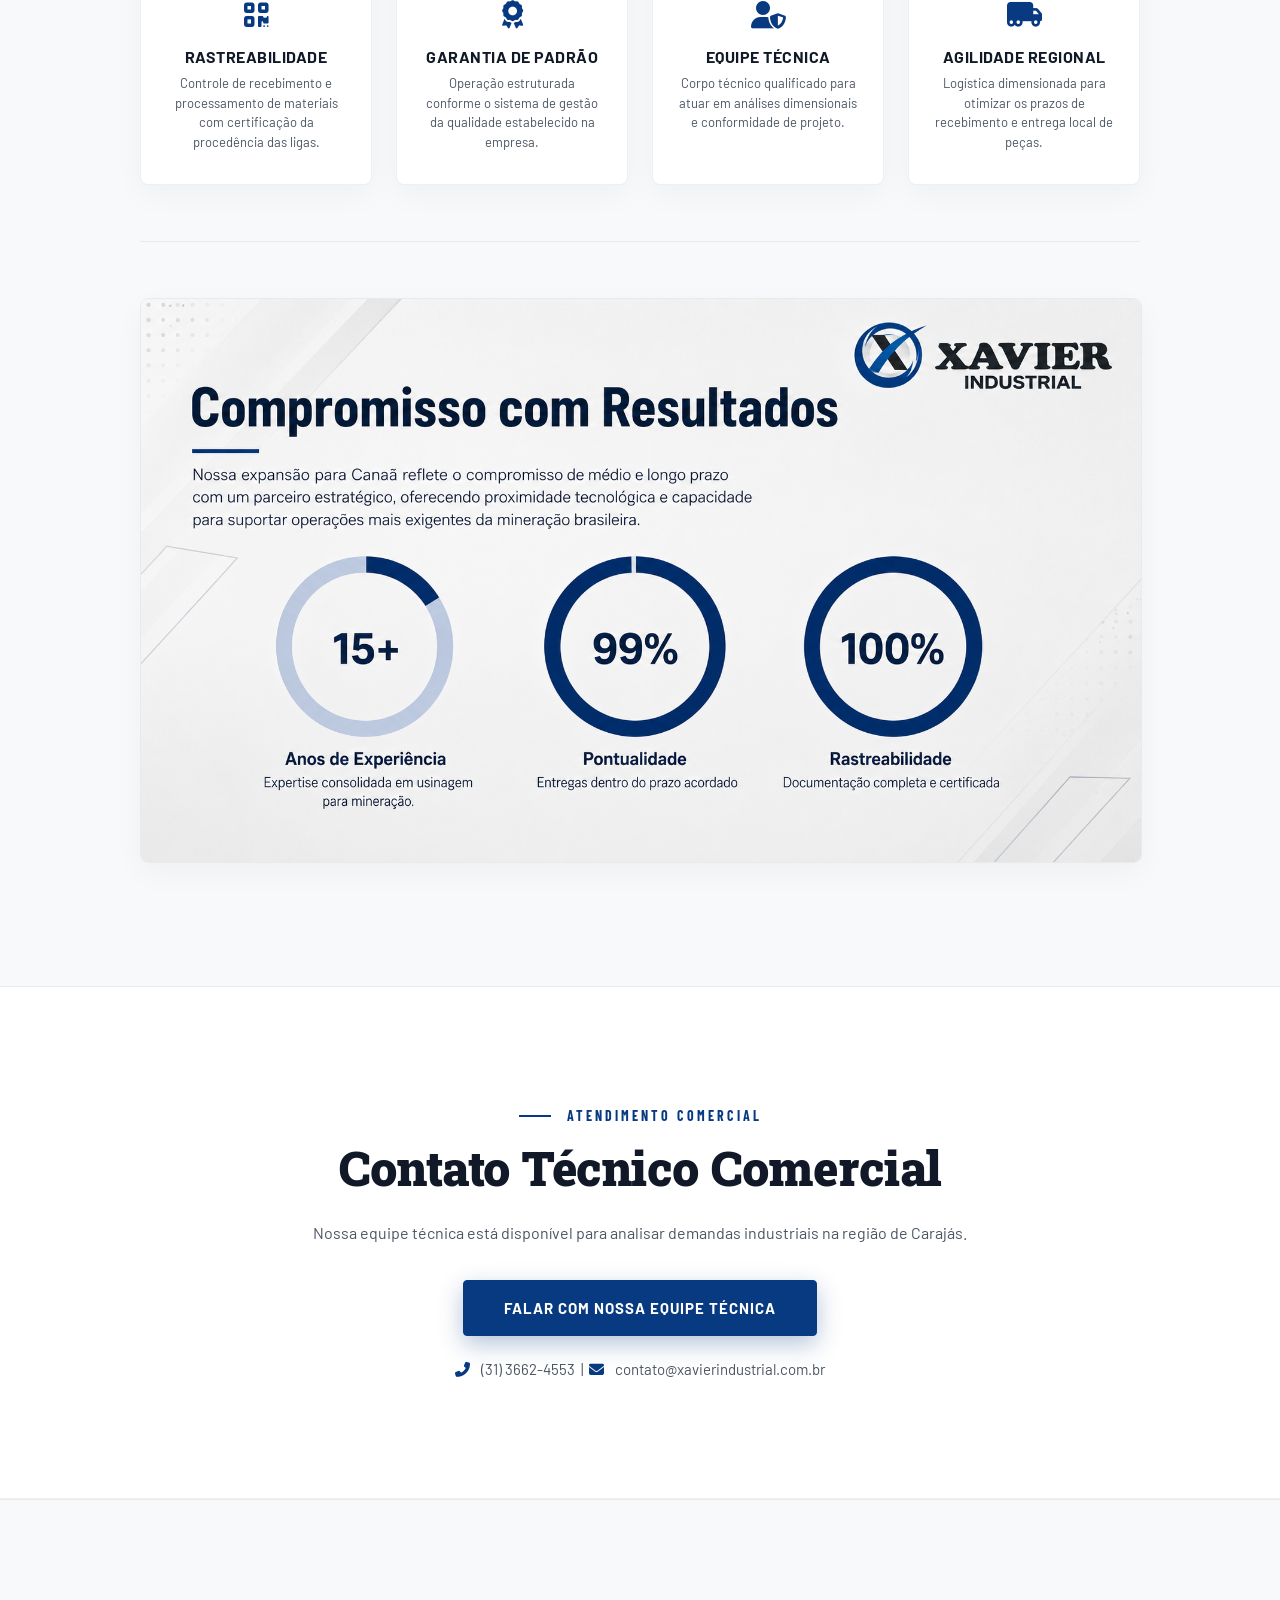
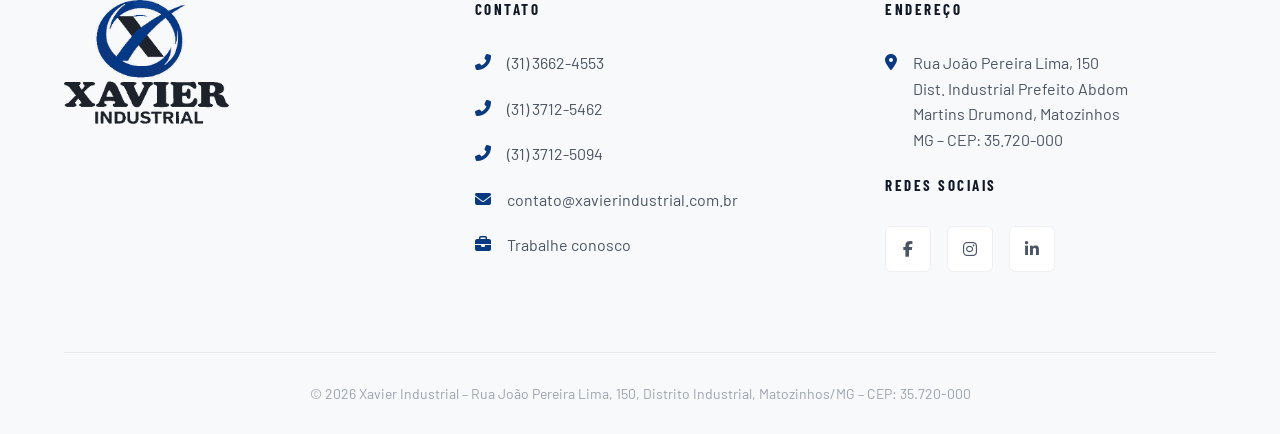
<file: unidade-canaa.html>
<!DOCTYPE html>
<html lang="pt-BR">
<head>
  <meta charset="UTF-8">
  <meta name="viewport" content="width=device-width, initial-scale=1.0">
  <meta name="description" content="Unidade da Xavier Industrial em Canaã dos Carajás, Pará, com inauguração oficial prevista para dezembro de 2026.">
  <title>Unidade Canaã dos Carajás – Xavier Industrial</title>
  <link rel="icon" href="img/xavier-favicon.png" sizes="32x32" />
  <link rel="stylesheet" href="styles.css?v=14">
  <link rel="stylesheet" href="https://cdnjs.cloudflare.com/ajax/libs/font-awesome/6.4.0/css/all.min.css">
</head>
<body>

  <!-- NAVBAR -->
  <nav class="xi-nav">
    <a href="index.html" class="xi-nav-logo">
      <img src="img/xavier-logo.png" alt="Xavier Industrial" height="44">
    </a>
    <div class="xi-nav-links">
      <a href="index.html">Home</a>
      <a href="sobre.html">Sobre nós</a>
      <a href="servicos.html">Serviços</a>
      <a href="equipamentos.html">Equipamentos</a>
      <a href="index.html#filial-pa">Filial PA</a>
      <a href="contato.html">Contato</a>
      <a href="trabalhe-conosco.html">Trabalhe conosco</a>
    </div>
    <details class="xi-nav-mobile"><summary aria-label="Abrir menu"><i class="fas fa-bars" aria-hidden="true"></i><span class="xi-sr-only">Menu</span></summary><div class="xi-nav-mobile-links"><a href="index.html">Home</a><a href="sobre.html">Sobre nós</a><a href="servicos.html">Serviços</a><a href="equipamentos.html">Equipamentos</a><a href="index.html#filial-pa">Filial PA</a><a href="contato.html">Contato</a><a href="trabalhe-conosco.html">Trabalhe conosco</a></div></details>
  </nav>

  <!-- PAGE HEADER -->
  <header class="page-header" style="position: relative; overflow: hidden;">
    <img src="public/images/filial-canaa/atualizacao-2026/01-vista-aerea-frontal.avif" alt="Vista aérea frontal dos galpões da unidade Xavier Industrial em Canaã dos Carajás" class="xi-unit-hero-photo" width="1600" height="902" decoding="async" fetchpriority="high">
    <div style="position: absolute; inset: 0; background: linear-gradient(180deg, rgba(11,16,23,0.55) 0%, rgba(22,27,34,0.40) 100%); z-index: 1;"></div>
    <div class="page-header-bg" style="z-index: 2;"></div>
    <div class="page-header-content" style="position: relative; z-index: 3;">
      <div class="xi-hero-badge" style="background: rgba(96, 165, 250, 0.15); border-color: rgba(96, 165, 250, 0.3); color: #60a5fa; margin-bottom: 16px;">EXPANSÃO ESTRATÉGICA</div>
      <h1 class="page-title">Unidade Canaã dos Carajás, PA</h1>
      <p class="page-subtitle">Presença regional voltada ao atendimento logístico e operacional de demandas industriais e de mineração no Norte do Brasil.</p>
    </div>
  </header>

  <!-- INTRODUÇÃO E LOGÍSTICA -->
  <section class="page-section">
    <div class="page-container">
      <div class="unit-grid-intro">
        <div>
          <div class="xi-section-label">PRESENÇA REGIONAL</div>
          <h2 class="xi-section-title" style="font-size: 32px;">Suporte Técnico e Logístico Local</h2>
          <p class="xi-section-body" style="font-size: 16px; margin-bottom: 24px;">A unidade da Xavier Industrial em Canaã dos Carajás, PA, tem inauguração oficial prevista para dezembro de 2026. Sua implantação amplia a estrutura da empresa na Região Norte, com foco no atendimento a operações industriais e mineradoras.</p>
          <p class="xi-section-body" style="font-size: 16px; margin-bottom: 0;">A presença local diminui a necessidade de transportes interestaduais de componentes mecânicos pesados, agilizando as etapas de recebimento, avaliação e entrega técnica. O planejamento operacional da unidade é focado no atendimento a demandas de médio e grande porte, com suporte direto às equipes de manutenção locais.</p>
        </div>
        
        <!-- Galeria fotográfica atualizada da filial de Canaã -->
        <div class="branch-visual-panel" style="min-height: 340px; display: flex; flex-direction: column; justify-content: space-between;">
          <div class="corner-mark corner-tl"></div>
          <div class="corner-mark corner-tr"></div>
          <div class="corner-mark corner-bl"></div>
          <div class="corner-mark corner-br"></div>
          
          <div class="branch-visual-header">
            <div class="branch-visual-title" style="color: #60a5fa;">
              <i class="fas fa-images"></i> Estrutura da Unidade
            </div>
            <div class="branch-visual-status" style="color: #60a5fa; background: rgba(96,165,250,0.1); border-color: rgba(96,165,250,0.2);">INAUGURAÇÃO PREVISTA: DEZ/2026</div>
          </div>
          
          <div class="branch-carousel-container" style="width: 100%; margin: 12px 0;">
            <div class="branch-carousel-slides">
              <div class="branch-slide active">
                <img src="public/images/filial-canaa/atualizacao-2026/01-vista-aerea-frontal.avif" alt="Vista aérea frontal dos galpões da unidade Xavier Industrial em Canaã dos Carajás" class="branch-tab-image" width="1280" height="722" loading="lazy" decoding="async">
              </div>
              <div class="branch-slide">
                <img src="public/images/filial-canaa/atualizacao-2026/02-interior-galpoes.avif" alt="Pavilhões industriais, cobertura metálica e área interna da unidade" class="branch-tab-image" width="1280" height="722" loading="lazy" decoding="async">
              </div>
              <div class="branch-slide">
                <img src="public/images/filial-canaa/atualizacao-2026/03-estrutura-lateral.avif" alt="Vista da estrutura metálica e das fachadas laterais dos galpões" class="branch-tab-image" width="1280" height="722" loading="lazy" decoding="async">
              </div>
              <div class="branch-slide">
                <img src="public/images/filial-canaa/atualizacao-2026/04-conjunto-industrial.avif" alt="Vista aérea do conjunto de galpões e instalações de apoio" class="branch-tab-image" width="1280" height="722" loading="lazy" decoding="async">
              </div>
              <div class="branch-slide">
                <img src="public/images/filial-canaa/atualizacao-2026/05-vista-aerea-geral.avif" alt="Vista panorâmica das instalações industriais e de seu entorno" class="branch-tab-image" width="1280" height="722" loading="lazy" decoding="async">
              </div>
              <div class="branch-slide">
                <img src="public/images/filial-canaa/atualizacao-2026/06-area-administrativa.avif" alt="Conjunto industrial visto de cima, com áreas administrativas e acessos" class="branch-tab-image" width="1280" height="722" loading="lazy" decoding="async">
              </div>
              <div class="branch-slide">
                <img src="public/images/filial-canaa/atualizacao-2026/07-fachada-externa.avif" alt="Vista externa dos galpões e pátio industrial" class="branch-tab-image" width="1280" height="722" loading="lazy" decoding="async">
              </div>
            </div>

            <!-- Controles -->
            <button class="branch-carousel-control prev" onclick="moveBranchSlide(-1)" aria-label="Slide anterior"><i class="fas fa-chevron-left"></i></button>
            <button class="branch-carousel-control next" onclick="moveBranchSlide(1)" aria-label="Próximo slide"><i class="fas fa-chevron-right"></i></button>
            
            <!-- Dots -->
            <div class="branch-carousel-dots">
              <button type="button" class="branch-dot active" onclick="setBranchSlide(0)" aria-label="Mostrar fotografia 1 de 7"></button>
              <button type="button" class="branch-dot" onclick="setBranchSlide(1)" aria-label="Mostrar fotografia 2 de 7"></button>
              <button type="button" class="branch-dot" onclick="setBranchSlide(2)" aria-label="Mostrar fotografia 3 de 7"></button>
              <button type="button" class="branch-dot" onclick="setBranchSlide(3)" aria-label="Mostrar fotografia 4 de 7"></button>
              <button type="button" class="branch-dot" onclick="setBranchSlide(4)" aria-label="Mostrar fotografia 5 de 7"></button>
              <button type="button" class="branch-dot" onclick="setBranchSlide(5)" aria-label="Mostrar fotografia 6 de 7"></button>
              <button type="button" class="branch-dot" onclick="setBranchSlide(6)" aria-label="Mostrar fotografia 7 de 7"></button>
            </div>
          </div>
          
          <div class="branch-visual-footer">
            <div class="telemetry-item">REGIONAL: <span>CANAÃ (PA)</span></div>
            <div class="telemetry-item">PRESENÇA: <span>LOGÍSTICA / RECUPERAÇÃO E FABRICAÇÃO</span></div>
          </div>
        </div>
      </div>
    </div>
  </section>

  <!-- CAPACIDADES TÉCNICAS E EQUIPAMENTOS -->
  <section class="page-section page-section-alt">
    <div class="page-container">
      <div class="xi-servicos-header" style="margin-bottom: 48px;">
        <div class="xi-section-label">SERVIÇOS DISPONÍVEIS</div>
        <h2 class="xi-section-title">Capacidades Técnicas e Processos</h2>
        <p class="xi-section-body">Estrutura preparada para a realização de serviços especializados no segmento mecânico-industrial.</p>
      </div>

      <div class="content-grid content-grid-2">
        <div class="content-card">
          <div class="xi-section-label">MECÂNICA E RECUPERAÇÃO</div>
          <h3>Recuperação e Fabricação Mecânica</h3>
          <p>Processos voltados ao restabelecimento dimensional e geométrico de componentes industriais de médio e grande porte, garantindo o alinhamento com as tolerâncias exigidas em projeto.</p>
          <ul class="check-list" style="border-top: none;">
            <li class="check-item"><i class="fas fa-check"></i> Processos de precisão</li>
            <li class="check-item"><i class="fas fa-check"></i> Fabricação e recuperação de médio e grande porte</li>
            <li class="check-item"><i class="fas fa-check"></i> Recuperação de cilindros hidráulicos e pneumáticos</li>
            <li class="check-item"><i class="fas fa-check"></i> Recuperação de casquilhos, buchas e mancais deslizantes</li>
          </ul>
        </div>
        
        <div class="content-card">
          <div class="xi-section-label">FABRICAÇÃO E REVESTIMENTO</div>
          <h3>Fabricação e Metalização</h3>
          <p>Processamento e fabricação de componentes mecânicos novos, além da aplicação de revestimentos protetivos metálicos para aumento da resistência superficial das peças.</p>
          <ul class="check-list" style="border-top: none;">
            <li class="check-item"><i class="fas fa-check"></i> Metalização de superfícies e componentes</li>
            <li class="check-item"><i class="fas fa-check"></i> Fabricação de peças conforme desenho ou projeto</li>
            <li class="check-item"><i class="fas fa-check"></i> Recuperação de subconjuntos mecânicos</li>
          </ul>
        </div>
      </div>

      <!-- Infográfico de Diferenciais Técnicos e Operacionais -->
      <div style="margin-top: 56px; text-align: center; margin-bottom: 56px;">
        <img src="public/images/filial-canaa/Expansão e capacidade Industrial - Apresentação Xavier Industrial 1 (14).png" alt="Diferenciais Operacionais e Capacidade Integrada" style="max-width: 100%; border-radius: 8px; box-shadow: var(--sombra-card); border: 1px solid var(--borda-clara);">
      </div>

      <!-- CARDS DE RIGOR E PADRÃO -->
      <div class="unit-features-grid">
        <div class="unit-feature-card">
          <div class="unit-feature-icon">
            <i class="fas fa-qrcode"></i>
          </div>
          <h3 class="unit-feature-title">Rastreabilidade</h3>
          <p class="unit-feature-desc">Controle de recebimento e processamento de materiais com certificação da procedência das ligas.</p>
        </div>

        <div class="unit-feature-card">
          <div class="unit-feature-icon">
            <i class="fas fa-award"></i>
          </div>
          <h3 class="unit-feature-title">Garantia de Padrão</h3>
          <p class="unit-feature-desc">Operação estruturada conforme o sistema de gestão da qualidade estabelecido na empresa.</p>
        </div>

        <div class="unit-feature-card">
          <div class="unit-feature-icon">
            <i class="fas fa-user-shield"></i>
          </div>
          <h3 class="unit-feature-title">Equipe Técnica</h3>
          <p class="unit-feature-desc">Corpo técnico qualificado para atuar em análises dimensionais e conformidade de projeto.</p>
        </div>

        <div class="unit-feature-card">
          <div class="unit-feature-icon">
            <i class="fas fa-truck-moving"></i>
          </div>
          <h3 class="unit-feature-title">Agilidade Regional</h3>
          <p class="unit-feature-desc">Logística dimensionada para otimizar os prazos de recebimento e entrega local de peças.</p>
        </div>
      </div>

      <!-- Infográfico de Compromisso com Resultados e Rastreabilidade -->
      <div style="margin-top: 56px; text-align: center; border-top: 1px solid var(--borda-clara); padding-top: 56px;">
        <img src="public/images/filial-canaa/Expansão e capacidade Industrial - Apresentação Xavier Industrial 1 (15).png" alt="Compromisso com Resultados e Rastreabilidade" style="max-width: 100%; border-radius: 8px; box-shadow: var(--sombra-card); border: 1px solid var(--borda-clara);">
      </div>

    </div>
  </section>

  <!-- CONTATO COMERCIAL -->
  <section class="page-section">
    <div class="page-container" style="text-align: center; max-width: 680px;">
      <div class="xi-section-label" style="justify-content: center;">ATENDIMENTO COMERCIAL</div>
      <h2 class="xi-section-title">Contato Técnico Comercial</h2>
      <p class="xi-section-body" style="font-size: 16px;">Nossa equipe técnica está disponível para analisar demandas industriais na região de Carajás.</p>
      
      <div style="margin-top: 32px; display: flex; flex-direction: column; gap: 16px; align-items: center;">
        <a href="contato.html" class="xi-btn-primary">Falar com nossa equipe técnica</a>
        <div style="font-size: 15px; color: var(--texto-medio); margin-top: 8px;">
          <i class="fas fa-phone-alt" style="color: var(--azul); margin-right: 8px;"></i> (31) 3662-4553 &nbsp;|&nbsp; 
          <i class="fas fa-envelope" style="color: var(--azul); margin-right: 8px;"></i> contato@xavierindustrial.com.br
        </div>
      </div>
    </div>
  </section>

  <!-- FOOTER -->
  <footer class="xi-footer">
    <div class="xi-footer-inner">
      <div class="xi-footer-col">
        <a href="index.html">
          <img src="img/xavier-logo.png" alt="Xavier Industrial" width="200">
        </a>
      </div>

      <div class="xi-footer-col">
        <h4>Contato</h4>
        <ul class="xi-footer-list">
          <li><i class="fas fa-phone-alt xi-footer-icon"></i> (31) 3662-4553</li>
          <li><i class="fas fa-phone-alt xi-footer-icon"></i> (31) 3712-5462</li>
          <li><i class="fas fa-phone-alt xi-footer-icon"></i> (31) 3712-5094</li>
          <li><i class="fas fa-envelope xi-footer-icon"></i> <a href="mailto:contato@xavierindustrial.com.br">contato@xavierindustrial.com.br</a></li>
          <li><i class="fas fa-briefcase xi-footer-icon"></i> <a href="trabalhe-conosco.html">Trabalhe conosco</a></li>
        </ul>
      </div>

      <div class="xi-footer-col">
        <h4>Endereço</h4>
        <ul class="xi-footer-list">
          <li>
            <i class="fas fa-map-marker-alt xi-footer-icon"></i>
            <span>Rua João Pereira Lima, 150<br>Dist. Industrial Prefeito Abdom<br>Martins Drumond, Matozinhos<br>MG – CEP: 35.720-000</span>
          </li>
        </ul>
        <h4 style="margin-top: 24px;">Redes sociais</h4>
        <div class="xi-social-links">
          <a href="https://www.facebook.com/profile.php?id=61595223567686&amp;locale=pt_BR" target="_blank" rel="noopener noreferrer" aria-label="Facebook oficial da Xavier Industrial"><i class="fab fa-facebook-f"></i></a>
          <a href="https://www.instagram.com/xavierindustrial/" target="_blank" rel="noopener noreferrer" aria-label="Instagram oficial da Xavier Industrial"><i class="fab fa-instagram"></i></a>
          <a href="https://www.linkedin.com/in/xavier-industrial/" target="_blank" rel="noopener noreferrer" aria-label="LinkedIn da Xavier Industrial"><i class="fab fa-linkedin-in"></i></a>
        </div>
      </div>
    </div>

    <div class="xi-footer-bottom">
      <p>© 2026 Xavier Industrial – Rua João Pereira Lima, 150, Distrito Industrial, Matozinhos/MG – CEP: 35.720-000</p>
    </div>
  </footer>

  <script>
    var currentBranchSlide = 0;
    function showBranchSlide(index) {
      var slides = document.querySelectorAll('.branch-slide');
      var dots = document.querySelectorAll('.branch-dot');
      if (slides.length === 0) return;
      
      if (index >= slides.length) { currentBranchSlide = 0; }
      else if (index < 0) { currentBranchSlide = slides.length - 1; }
      else { currentBranchSlide = index; }
      
      slides.forEach(function(slide) { slide.classList.remove('active'); });
      dots.forEach(function(dot) { dot.classList.remove('active'); });
      
      slides[currentBranchSlide].classList.add('active');
      if (dots[currentBranchSlide]) dots[currentBranchSlide].classList.add('active');
    }
    
    function moveBranchSlide(n) {
      showBranchSlide(currentBranchSlide + n);
    }
    
    function setBranchSlide(index) {
      showBranchSlide(index);
    }
  </script>

</body>
</html>
</file>
<file: styles.css>
@import url('https://fonts.googleapis.com/css2?family=Roboto+Slab:wght@700;900&family=Barlow:wght@400;500;600;700&family=Barlow+Condensed:wght@500;600;700&display=swap');

:root {
  /* Cores Base Industriais */
  --azul: #083A81;
  --azul-hover: #1254b0;
  --azul-escuro: #05224a;
  --grafite: #161b22;
  --grafite-claro: #1f2733;
  
  /* Fundos Sutis */
  --azul-suave: #f2f6fa;
  --cinza-claro: #f8f9fa;
  --branco: #ffffff;
  
  /* Bordas e Sombras de Alta Qualidade */
  --borda: rgba(8,58,129,0.12);
  --borda-clara: rgba(0,0,0,0.06);
  --borda-escura: rgba(255,255,255,0.1);
  --sombra-card: 0 10px 30px rgba(0,0,0,0.04);
  --sombra-hover: 0 16px 40px rgba(8,58,129,0.1);
  --sombra-tecnica: 0 2px 8px rgba(0,0,0,0.02);
  
  /* Tipografia */
  --texto-escuro: #111827;
  --texto-medio: #4b5563;
  --texto-claro: #9ca3af;
}

body { 
  overflow-x: hidden; 
  font-family: 'Barlow', sans-serif; 
  margin: 0; 
  padding: 0; 
  background-color: var(--branco);
  color: var(--texto-escuro);
  -webkit-font-smoothing: antialiased;
  -moz-osx-font-smoothing: grayscale;
}

/* ══════════════════════════════════════
   PADRÕES INDUSTRIAIS SUTIS
══════════════════════════════════════ */
.pattern-dots {
  background-image: radial-gradient(var(--borda-clara) 1px, transparent 1px);
  background-size: 24px 24px;
}
.pattern-lines {
  background-image: linear-gradient(rgba(8,58,129,0.02) 1px, transparent 1px), linear-gradient(90deg, rgba(8,58,129,0.02) 1px, transparent 1px);
  background-size: 40px 40px;
}
.linha-tecnica {
  width: 100%; height: 1px; background: var(--borda-clara);
  position: relative; margin: 40px 0;
}
.linha-tecnica::before {
  content: ''; position: absolute; left: 0; top: -1px; width: 60px; height: 3px; background: var(--azul);
}

/* ══════════════════════════════════════
   HEADER E NAVEGAÇÃO
══════════════════════════════════════ */
nav.xi-nav {
  position: fixed; top: 0; left: 0; right: 0; z-index: 1000;
  background: rgba(255, 255, 255, 0.96);
  backdrop-filter: blur(12px);
  border-bottom: 1px solid var(--borda-clara);
  box-shadow: 0 4px 20px rgba(0,0,0,0.02);
  display: flex; align-items: center; justify-content: space-between;
  padding: 0 5%;
  height: 84px;
  transition: all 0.3s ease;
}
.xi-nav-logo { display: flex; align-items: center; gap: 12px; text-decoration: none; }
.xi-nav-logo img { height: 70px; width: auto; max-width: 100%; object-fit: contain; display: block; }
.xi-footer-col > a img { width: 165px; height: auto; max-width: 100%; object-fit: contain; }

.xi-nav-links { display: flex; align-items: center; gap: 6px; }
.xi-nav-links a {
  color: var(--texto-escuro); text-decoration: none; font-size: 15px; font-weight: 600;
  padding: 10px 18px; border-radius: 6px; transition: all 0.25s ease;
  position: relative;
}
.xi-nav-links a::after {
  content: ''; position: absolute; bottom: 4px; left: 18px; right: 18px; height: 2px;
  background: var(--azul); transform: scaleX(0); transition: transform 0.3s ease; transform-origin: left;
}
.xi-nav-links a:hover { color: var(--azul); background: var(--azul-suave); }
.xi-nav-links a:hover::after { transform: scaleX(1); }

/* ══════════════════════════════════════
   HERO SECTION
══════════════════════════════════════ */
.xi-hero {
  min-height: 100vh; background: var(--grafite);
  display: flex; align-items: center;
  position: relative; overflow: hidden; 
  padding: 160px 5% 100px;
  border-bottom: 4px solid var(--azul);
}
.xi-hero::before {
  content: ''; position: absolute; inset: 0; 
  background: linear-gradient(135deg, rgba(11,16,23,0.92) 0%, rgba(22,27,34,0.7) 100%); 
  z-index: 1;
}
.xi-hero-video {
  position: absolute; top: 50%; left: 50%; min-width: 100%; min-height: 100%; width: auto; height: auto;
  transform: translateX(-50%) translateY(-50%); object-fit: cover; z-index: 0; pointer-events: none;
}
.xi-hero-bg-grid {
  position: absolute; inset: 0;
  background-image: linear-gradient(rgba(255,255,255,0.04) 1px, transparent 1px), linear-gradient(90deg, rgba(255,255,255,0.04) 1px, transparent 1px);
  background-size: 80px 80px; z-index: 1;
}
.xi-hero-content { 
  position: relative; z-index: 2; max-width: 720px; 
  border-left: 4px solid var(--azul); padding-left: 32px;
}

.xi-hero-badge {
  display: inline-flex; align-items: center; gap: 8px;
  background: rgba(8,58,129,0.4); border: 1px solid rgba(144, 180, 240, 0.2);
  color: #c9ddfc; font-size: 13px; font-family: 'Barlow Condensed', sans-serif;
  font-weight: 700; letter-spacing: 2px; text-transform: uppercase;
  padding: 8px 16px; border-radius: 4px; margin-bottom: 24px;
}
.xi-hero-badge::before { content: ''; width: 6px; height: 6px; background: #60a5fa; border-radius: 50%; animation: xi-pulse 2s infinite; }
@keyframes xi-pulse { 0%,100% { opacity: 1; transform: scale(1); } 50% { opacity: 0.5; transform: scale(1.2); } }

.xi-hero h1 { 
  font-family: 'Roboto Slab', serif; font-weight: 900; 
  font-size: clamp(42px, 5vw, 72px); line-height: 1.1; 
  color: #ffffff; margin-bottom: 24px; letter-spacing: -1px; 
  text-shadow: 0 8px 32px rgba(0,0,0,0.8); 
}
.xi-hero p { 
  font-size: 19px; line-height: 1.7; 
  color: rgba(255,255,255,0.85); margin-bottom: 48px; max-width: 600px; 
  text-shadow: 0 4px 16px rgba(0,0,0,0.6); 
}

/* ══════════════════════════════════════
   BOTÕES GERAIS
══════════════════════════════════════ */
.xi-hero-actions { display: flex; align-items: center; gap: 20px; flex-wrap: wrap; }
.xi-btn-primary { 
  display: inline-flex; justify-content: center; align-items: center; 
  background: var(--azul); color: #fff; text-decoration: none; 
  padding: 18px 40px; border-radius: 4px; font-size: 15px; font-weight: 700; 
  letter-spacing: 1px; text-transform: uppercase; transition: all 0.3s cubic-bezier(0.16, 1, 0.3, 1); 
  border: 1px solid var(--azul); cursor: pointer;
  box-shadow: 0 8px 24px rgba(8,58,129,0.3);
}
.xi-btn-primary:hover { 
  background: var(--azul-hover); transform: translateY(-3px); color: #fff; 
  box-shadow: 0 12px 32px rgba(8,58,129,0.4);
}

/* ══════════════════════════════════════
   SISTEMA DE SEÇÕES E TÍTULOS
══════════════════════════════════════ */
.xi-section-label { 
  font-family: 'Barlow Condensed', sans-serif; font-weight: 700; font-size: 14px; 
  color: var(--azul); letter-spacing: 3px; text-transform: uppercase; 
  margin-bottom: 16px; display: flex; align-items: center; gap: 16px; 
}
.xi-section-label::before { content: ''; width: 32px; height: 2px; background: var(--azul); display: inline-block; }
.xi-section-title { 
  font-family: 'Roboto Slab', serif; font-weight: 900; font-size: clamp(32px, 4vw, 48px); 
  line-height: 1.15; color: var(--texto-escuro); margin-bottom: 24px; margin-top: 0; 
  letter-spacing: -0.5px;
}
.xi-section-body { 
  font-size: 18px; line-height: 1.8; color: var(--texto-medio); margin-bottom: 32px; margin-top: 0; 
}

/* ─── SOBRE ─── */
.xi-sobre { padding: 140px 5%; background: var(--branco); position: relative; }
.xi-sobre-inner { display: grid; grid-template-columns: 1fr 1.1fr; gap: 80px; align-items: center; max-width: 1200px; margin: 0 auto; }
.xi-sobre-visual { 
  position: relative; 
  border-radius: 12px; 
  padding: 12px;
  background: var(--branco);
  box-shadow: 0 15px 35px rgba(0,0,0,0.08); 
  overflow: hidden;
}
.xi-sobre-visual::before {
  content: '';
  position: absolute;
  top: 0;
  left: 0;
  width: 95px;
  height: 95px;
  background: var(--azul);
  clip-path: polygon(0 0, 100% 0, 0 100%);
  z-index: 1;
}
.xi-sobre-visual::after {
  content: '';
  position: absolute;
  bottom: 0;
  right: 0;
  width: 95px;
  height: 95px;
  background: var(--azul);
  clip-path: polygon(100% 100%, 0 100%, 100% 0);
  z-index: 1;
}
.xi-sobre-visual img { 
  width: 100%; 
  height: auto; 
  display: block; 
  border-radius: 6px;
  position: relative;
  z-index: 2;
}
.xi-sobre-content { display: flex; flex-direction: column; gap: 8px; }

/* Bloco de estatísticas (Claro/Clean) */
.xi-sobre-stats-grid { 
  display: grid; grid-template-columns: 1fr 1fr; gap: 24px; 
  margin-top: 32px; padding-top: 32px; 
  border-top: 1px solid var(--borda-clara);
}
.xi-sobre-stat { 
  display: flex; flex-direction: column; gap: 8px; 
  background: var(--azul-suave); padding: 24px; 
  border-radius: 8px; border-left: 4px solid var(--azul);
}
.xi-sobre-stat-n { font-family: 'Roboto Slab', serif; font-weight: 900; font-size: 44px; color: var(--azul); margin: 0; line-height: 1;}
.xi-sobre-stat-l { font-size: 13px; color: var(--texto-medio); text-transform: uppercase; letter-spacing: 2px; font-weight: 700; margin: 0;}

/* ─── SERVIÇOS ─── */
.xi-servicos { padding: 140px 5%; background: var(--cinza-claro); position: relative; }
.xi-servicos::before { content: ''; position: absolute; inset: 0; background-image: radial-gradient(var(--borda-clara) 1px, transparent 1px); background-size: 24px 24px; opacity: 0.6; }
.xi-servicos-header { text-align: center; max-width: 720px; margin: 0 auto 80px; position: relative; z-index: 2; }
.xi-servicos-header .xi-section-label { justify-content: center; }
.xi-servicos-header .xi-section-label::before { display: none; }
.xi-servicos-grid { display: grid; grid-template-columns: repeat(auto-fit,minmax(320px,1fr)); gap: 32px; max-width: 1200px; margin: 0 auto; position: relative; z-index: 2; }

/* Cards mais sofisticados */
.xi-servico-card { 
  background: var(--branco); border-radius: 8px; overflow: hidden; 
  transition: all 0.4s cubic-bezier(0.16, 1, 0.3, 1); text-decoration: none; display: block; 
  border: 1px solid var(--borda-clara); border-top: 4px solid var(--azul);
  box-shadow: var(--sombra-card);
  position: relative;
  aspect-ratio: 1086 / 1448;
}
.xi-servico-img-wrapper {
  position: relative;
  width: 100%;
  height: 100%;
  overflow: hidden;
}
.xi-servico-card img { 
  width: 100%; 
  height: 100%; 
  object-fit: cover; 
  display: block; 
  transition: transform 0.8s ease; 
}
.xi-servico-overlay {
  position: absolute;
  inset: 0;
  background: linear-gradient(to top, rgba(0, 0, 0, 0.85) 0%, rgba(0, 0, 0, 0.4) 50%, rgba(0, 0, 0, 0.1) 100%);
  display: flex;
  flex-direction: column;
  justify-content: flex-end;
  padding: 24px;
  color: var(--branco);
  transition: background 0.4s ease;
  z-index: 1;
}
.xi-servico-overlay h3 {
  font-family: 'Barlow Condensed', sans-serif;
  font-size: 28px;
  font-weight: 700;
  margin: 0 0 8px 0;
  letter-spacing: 0.5px;
  text-transform: uppercase;
  color: var(--branco);
}
.xi-servico-btn {
  font-size: 14px;
  font-weight: 600;
  color: #60a5fa;
  display: flex;
  align-items: center;
  gap: 8px;
  opacity: 0.9;
  transition: all 0.3s ease;
}
.xi-servico-card:hover .xi-servico-btn {
  opacity: 1;
  color: var(--branco);
  transform: translateX(4px);
}
.xi-servico-card:hover .xi-servico-overlay {
  background: linear-gradient(to top, rgba(8, 58, 129, 0.9) 0%, rgba(8, 58, 129, 0.6) 60%, rgba(8, 58, 129, 0.2) 100%);
}
.xi-servico-card:hover img { transform: scale(1.08); }

/* ─── QUALIDADE / ISO 9001 ─── */
.xi-qualidade { padding: 140px 5%; background: var(--azul-suave); border-top: 1px solid var(--borda); border-bottom: 1px solid var(--borda); }
.xi-qualidade-inner { display: grid; grid-template-columns: 1fr 1fr; gap: 80px; align-items: center; max-width: 1200px; margin: 0 auto; }
.xi-politica-list { display: flex; flex-direction: column; gap: 16px; margin: 0; padding: 0; list-style: none; }
.xi-politica-item { 
  display: flex; align-items: flex-start; gap: 16px; padding: 20px 24px; 
  background: var(--branco); border-left: 3px solid var(--azul); border-radius: 0 6px 6px 0; 
  font-size: 16px; font-weight: 500; line-height: 1.6; color: var(--texto-escuro); box-shadow: var(--sombra-tecnica);
  transition: transform 0.3s ease;
}
.xi-politica-item:hover { transform: translateX(4px); }
.xi-politica-item::before { content: '✓'; font-weight: 900; font-size: 16px; color: var(--azul); flex-shrink: 0; margin-top: 3px; }
.xi-qualidade-imagem { 
  display: flex; justify-content: center; align-items: center; background: var(--branco);
  padding: 64px; border-radius: 50%; box-shadow: var(--sombra-card); border: 8px solid rgba(8,58,129,0.05);
}
.xi-qualidade-imagem img { max-width: 100%; height: auto; mix-blend-mode: multiply; }

/* ─── NOVA FILIAL ─── */
.branch-section { 
  padding: 140px 5%; background: var(--azul-escuro); 
  position: relative; overflow: hidden;
}
.branch-section::before { 
  content: ''; position: absolute; inset: 0; 
  background-image: linear-gradient(rgba(255,255,255,0.03) 1px, transparent 1px), linear-gradient(90deg, rgba(255,255,255,0.03) 1px, transparent 1px); 
  background-size: 60px 60px; z-index: 0; 
}
.branch-section-header, .branch-grid { position: relative; z-index: 2; }
.branch-section-header { max-width: 1200px; margin: 0 auto 60px; }
.branch-section-header .xi-section-label { color: #60a5fa; }
.branch-section-header .xi-section-label::before { background: #60a5fa; }
.branch-section-header .xi-section-title { color: #ffffff; }
.branch-section-header .xi-section-body { color: rgba(255,255,255,0.85); max-width: 720px; margin-bottom: 0; }

.branch-grid { display: grid; grid-template-columns: 1.1fr 0.9fr; gap: 48px; max-width: 1200px; margin: 0 auto; align-items: stretch; }
.branch-info-col { display: grid; grid-template-columns: 1fr 1fr; gap: 24px; }
.branch-card { 
  background: var(--branco); border-radius: 8px; 
  padding: 32px 24px; display: flex; flex-direction: column; align-items: flex-start; gap: 20px; transition: all 0.35s cubic-bezier(0.16, 1, 0.3, 1);
  box-shadow: 0 10px 30px rgba(0,0,0,0.15); border: 1px solid rgba(255,255,255,0.1); border-top: 4px solid var(--azul);
  position: relative; overflow: hidden;
}
.branch-card::after {
  content: ''; position: absolute; bottom: 0; right: 0; width: 0; height: 0;
  border-style: solid; border-width: 0 0 12px 12px; border-color: transparent transparent var(--azul) transparent;
  transition: all 0.3s ease; opacity: 0.6;
}
.branch-card:hover { 
  transform: translateY(-6px); 
  box-shadow: 0 16px 40px rgba(0,0,0,0.3);
  border-top-color: #60a5fa;
}
.branch-card:hover::after {
  border-width: 0 0 18px 18px;
  border-color: transparent transparent #60a5fa transparent;
}
.branch-card-icon { 
  width: 48px; height: 48px; background: var(--azul-suave); border-radius: 8px; 
  display: flex; align-items: center; justify-content: center; flex-shrink: 0; 
  color: var(--azul); font-size: 20px; transition: all 0.3s ease;
}
.branch-card:hover .branch-card-icon {
  background: var(--azul); color: #fff;
  transform: scale(1.1);
}
.branch-card-text strong { display: block; font-size: 15px; font-weight: 700; color: var(--texto-escuro); text-transform: uppercase; letter-spacing: 0.5px; margin-bottom: 8px; }
.branch-card-text p { font-size: 14px; color: var(--texto-medio); line-height: 1.6; margin: 0; }

/* Botão de Ação na Homepage */
.branch-actions {
  grid-column: span 2;
  margin-top: 24px;
  display: flex;
  justify-content: flex-start;
}
.xi-btn-secondary {
  display: inline-flex; justify-content: center; align-items: center; 
  background: transparent; color: #fff; text-decoration: none; 
  padding: 16px 36px; border-radius: 4px; font-size: 14px; font-weight: 700; 
  letter-spacing: 1px; text-transform: uppercase; transition: all 0.3s cubic-bezier(0.16, 1, 0.3, 1); 
  border: 2px solid #60a5fa; cursor: pointer;
}
.xi-btn-secondary:hover { 
  background: #60a5fa; color: var(--azul-escuro); transform: translateY(-3px);
  box-shadow: 0 12px 24px rgba(96, 165, 250, 0.3);
}

/* ─── PAINEL VISUAL TÉCNICO PREMIUM ─── */
.branch-visual-panel {
  background: rgba(10, 15, 28, 0.95);
  border: 1px solid rgba(96, 165, 250, 0.2);
  border-radius: 8px;
  position: relative;
  overflow: hidden;
  box-shadow: 0 20px 50px rgba(0,0,0,0.5);
  display: flex;
  flex-direction: column;
  justify-content: space-between;
  padding: 24px;
  min-height: 440px;
}
.branch-visual-panel::before {
  content: ''; position: absolute; inset: 0;
  background-image: 
    radial-gradient(rgba(96, 165, 250, 0.08) 1px, transparent 1px),
    linear-gradient(rgba(255, 255, 255, 0.01) 1px, transparent 1px),
    linear-gradient(90deg, rgba(255, 255, 255, 0.01) 1px, transparent 1px);
  background-size: 20px 20px, 40px 40px, 40px 40px;
  background-position: center;
  z-index: 1;
  pointer-events: none;
}
.branch-visual-header {
  position: relative;
  z-index: 2;
  display: flex;
  justify-content: space-between;
  align-items: center;
  border-bottom: 1px solid rgba(255, 255, 255, 0.08);
  padding-bottom: 12px;
}
.branch-visual-title {
  font-family: 'Barlow Condensed', sans-serif;
  font-size: 13px;
  letter-spacing: 2px;
  color: #60a5fa;
  text-transform: uppercase;
  font-weight: 700;
  display: flex;
  align-items: center;
  gap: 8px;
}
.branch-visual-title i {
  color: #60a5fa;
}
.branch-visual-status {
  font-family: 'Barlow Condensed', sans-serif;
  font-size: 11px;
  letter-spacing: 1.5px;
  color: #60a5fa;
  font-weight: 700;
  background: rgba(96, 165, 250, 0.1);
  padding: 4px 10px;
  border-radius: 4px;
  border: 1px solid rgba(96, 165, 250, 0.2);
  display: flex;
  align-items: center;
  gap: 6px;
}
.branch-visual-status::before {
  content: ''; width: 6px; height: 6px; background: #60a5fa; border-radius: 50%; display: inline-block;
  box-shadow: 0 0 6px rgba(96, 165, 250, 0.6);
}

/* Corner indicators */
.corner-mark {
  position: absolute;
  width: 10px;
  height: 10px;
  border-color: rgba(96, 165, 250, 0.4);
  border-style: solid;
  z-index: 3;
}
.corner-tl { top: 12px; left: 12px; border-width: 2px 0 0 2px; }
.corner-tr { top: 12px; right: 12px; border-width: 2px 2px 0 0; }
.corner-bl { bottom: 12px; left: 12px; border-width: 0 0 2px 2px; }
.corner-br { bottom: 12px; right: 12px; border-width: 0 2px 2px 0; }

/* Mapa / Canvas de Fluxo */
.branch-map-container {
  flex-grow: 1;
  position: relative;
  z-index: 2;
  display: flex;
  align-items: center;
  justify-content: center;
  padding: 20px 0;
  overflow: hidden;
}
.tech-svg-map {
  width: 100%;
  height: 260px;
  max-width: 420px;
}

/* HUD Data overlays */
.branch-visual-footer {
  position: relative;
  z-index: 2;
  border-top: 1px solid rgba(255, 255, 255, 0.08);
  padding-top: 12px;
  display: flex;
  justify-content: space-between;
  font-size: 11px;
  font-family: monospace;
  color: var(--texto-claro);
}
.telemetry-item span {
  color: #60a5fa;
  font-weight: bold;
}

.connecting-line {
  stroke-dasharray: 4, 4;
}

/* Estilos Adicionais da Subpágina Unidade Canaã */
.unit-grid-intro {
  display: grid;
  grid-template-columns: 1fr 1fr;
  gap: 56px;
  align-items: center;
  margin-bottom: 56px;
}
.unit-features-grid {
  display: grid;
  grid-template-columns: repeat(auto-fit, minmax(220px, 1fr));
  gap: 24px;
  margin-top: 40px;
}
.unit-feature-card {
  background: var(--branco);
  border: 1px solid var(--borda-clara);
  border-radius: 8px;
  padding: 32px 24px;
  text-align: center;
  box-shadow: var(--sombra-card);
  transition: all 0.3s ease;
  border-top: 4px solid var(--azul);
}
.unit-feature-card:hover {
  transform: translateY(-4px);
  box-shadow: var(--sombra-hover);
}
.unit-feature-icon {
  font-size: 28px;
  color: var(--azul);
  margin-bottom: 16px;
}
.unit-feature-title {
  font-size: 16px;
  font-weight: 700;
  color: var(--texto-escuro);
  text-transform: uppercase;
  margin-bottom: 8px;
  letter-spacing: 0.5px;
}
.unit-feature-desc {
  font-size: 13px;
  color: var(--texto-medio);
  line-height: 1.5;
  margin: 0;
}


/* ─── CLIENTES ─── */
.xi-clientes { padding: 140px 5%; background: var(--cinza-claro); border-top: 1px solid var(--borda-clara); }
.xi-clientes-header { text-align: center; max-width: 720px; margin: 0 auto 80px; }
.xi-clientes-header .xi-section-label { justify-content: center; }
.xi-clientes-header .xi-section-label::before { display: none; }
.xi-clientes-carousel { display: flex; flex-wrap: wrap; justify-content: center; gap: 56px; max-width: 1200px; margin: 0 auto; align-items: center; }
.client-logo { 
  max-width: 150px; height: auto; mix-blend-mode: multiply; opacity: 0.5; filter: grayscale(100%); 
  transition: all 0.4s ease; 
}
.client-logo:hover { opacity: 1; filter: grayscale(0%); transform: scale(1.08); }

/* ══════════════════════════════════════
   SUBPÁGINAS
══════════════════════════════════════ */
.page-header {
  padding: 200px 5% 120px; 
  background-color: var(--grafite);
  text-align: center;
  position: relative;
  overflow: hidden;
  border-bottom: 4px solid var(--azul);
}
.page-header::before {
  content: ''; position: absolute; inset: 0;
  background-image: url('img/instalaçoes.jpg');
  background-size: cover; background-position: center;
  opacity: 0.5; z-index: 0; mix-blend-mode: luminosity;
}
.page-header::after {
  content: ''; position: absolute; inset: 0;
  background: linear-gradient(180deg, rgba(11,16,23,0.9) 0%, rgba(22,27,34,0.7) 100%);
  z-index: 0;
}
.page-header-bg {
  position: absolute; inset: 0;
  background-image: linear-gradient(rgba(255,255,255,0.03) 1px, transparent 1px), linear-gradient(90deg, rgba(255,255,255,0.03) 1px, transparent 1px);
  background-size: 60px 60px; z-index: 1;
}
.page-header-content { position: relative; z-index: 2; max-width: 800px; margin: 0 auto; }
.page-title { 
  font-family: 'Roboto Slab', serif; font-weight: 900; font-size: clamp(42px, 5vw, 64px); 
  color: #fff; margin: 0 0 24px; line-height: 1.1; text-shadow: 0 8px 24px rgba(0,0,0,0.6);
}
.page-subtitle { font-size: 20px; color: rgba(255,255,255,0.85); margin: 0; line-height: 1.7; font-weight: 500; }

.page-section { padding: 120px 5%; background: var(--branco); border-bottom: 1px solid var(--borda-clara); }
.page-section-alt { background: var(--cinza-claro); }
.page-container { max-width: 1000px; margin: 0 auto; }

/* Layouts de Subpáginas */
.content-grid { display: grid; gap: 56px; }
.content-grid-2 { grid-template-columns: 1fr 1fr; }
.content-card { 
  background: var(--branco); border: 1px solid var(--borda-clara); 
  border-radius: 8px; padding: 48px; box-shadow: var(--sombra-card);
  border-top: 4px solid var(--azul);
}
.content-card h3 { 
  font-family: 'Roboto Slab', serif; color: var(--texto-escuro); 
  margin-top: 0; margin-bottom: 24px; font-size: 26px; font-weight: 700;
}
.content-card p { color: var(--texto-medio); line-height: 1.8; margin: 0 0 24px; font-size: 17px; }
.content-card p:last-child { margin-bottom: 0; }

/* Tabela Equipamentos / Listas Técnicas */
.check-list { list-style: none; padding: 0; margin: 0; display: grid; gap: 0; border-top: 2px solid var(--grafite); }
.check-list-2col { grid-template-columns: 1fr 1fr; gap: 0 40px; border-top: none; }
.check-item { 
  display: flex; align-items: center; gap: 16px; 
  padding: 20px 16px; border-bottom: 1px solid var(--borda-clara);
  color: var(--texto-escuro); font-size: 16px; font-weight: 500; line-height: 1.5;
  transition: all 0.3s ease; background: var(--branco);
}
.check-item:hover { background: var(--azul-suave); padding-left: 24px; border-bottom-color: var(--borda); }
.check-item i { color: var(--azul); font-size: 16px; }

/* Formulário de Contato */
.contact-form { display: grid; gap: 28px; }
.form-group { display: flex; flex-direction: column; gap: 10px; }
.form-group label { font-size: 14px; font-weight: 700; color: var(--grafite); text-transform: uppercase; letter-spacing: 1px; }
.form-control { 
  padding: 18px 20px; border: 1px solid var(--borda-clara); border-radius: 6px; 
  background: var(--cinza-claro); font-family: inherit; font-size: 16px; color: var(--texto-escuro); 
  transition: all 0.3s ease; box-shadow: inset 0 2px 4px rgba(0,0,0,0.01);
}
.form-control:focus { outline: none; border-color: var(--azul); background: var(--branco); box-shadow: 0 0 0 4px rgba(8,58,129,0.08); }
textarea.form-control { resize: vertical; min-height: 160px; }

/* ══════════════════════════════════════
   FOOTER
══════════════════════════════════════ */
.xi-footer { background: var(--cinza-claro); padding: 100px 5% 0; color: var(--texto-medio); border-top: 1px solid var(--borda-clara); }
.xi-footer-inner { display: grid; grid-template-columns: 1fr 1fr 1fr; gap: 80px; max-width: 1200px; margin: 0 auto; padding-bottom: 80px; }
.xi-footer-col h4 { 
  font-family: 'Barlow Condensed', sans-serif; font-weight: 700; font-size: 15px; 
  letter-spacing: 2.5px; text-transform: uppercase; color: var(--texto-escuro); 
  margin-bottom: 32px; margin-top: 0;
}
.xi-footer-list { list-style: none; padding: 0; margin: 0; display: flex; flex-direction: column; gap: 20px; }
.xi-footer-list li { display: flex; align-items: flex-start; gap: 16px; font-size: 16px; line-height: 1.6; }
.xi-footer-list a { color: var(--texto-medio); text-decoration: none; transition: color 0.3s ease; }
.xi-footer-list a:hover { color: var(--azul); }
.xi-footer-icon { color: var(--azul); font-size: 16px; margin-top: 4px; flex-shrink: 0; }
.xi-footer-bottom { 
  max-width: 1200px; margin: 0 auto; padding: 32px 0; border-top: 1px solid var(--borda-clara); 
  display: flex; justify-content: center; align-items: center; text-align: center; 
}
.xi-footer-bottom p { font-size: 14px; color: var(--texto-claro); margin: 0; }
.xi-social-links { display: flex; gap: 16px; margin-top: 16px; }
.xi-social-links a { 
  width: 44px; height: 44px; border-radius: 6px; border: 1px solid var(--borda-clara); 
  background: var(--branco); display: flex; align-items: center; justify-content: center; 
  color: var(--texto-medio); font-size: 16px; text-decoration: none; transition: all 0.3s ease;
}
.xi-social-links a:hover { background: var(--azul); color: #fff; border-color: var(--azul); transform: translateY(-3px); }

/* ─── ANIMAÇÕES ─── */
@keyframes xi-fadeUp { from { opacity: 0; transform: translateY(30px); } to { opacity: 1; transform: translateY(0); } }
.xi-hero-content > * { animation: xi-fadeUp 1s cubic-bezier(0.16, 1, 0.3, 1) both; }
.xi-hero-content > *:nth-child(1) { animation-delay: 0.1s; }
.xi-hero-content > *:nth-child(2) { animation-delay: 0.2s; }
.xi-hero-content > *:nth-child(3) { animation-delay: 0.3s; }
.xi-hero-content > *:nth-child(4) { animation-delay: 0.4s; }

/* ══════════════════════════════════════
   RESPONSIVO
══════════════════════════════════════ */
@media (max-width: 992px) {
  .xi-sobre-inner, .xi-qualidade-inner { gap: 64px; }
  .content-grid-2 { grid-template-columns: 1fr; }
  .check-list-2col { grid-template-columns: 1fr; }
  .branch-info-col { grid-template-columns: 1fr; }
}

@media (max-width: 768px) {
  .xi-sobre-inner, .xi-qualidade-inner { grid-template-columns: 1fr; gap: 56px; }
  .xi-footer-inner { grid-template-columns: 1fr; gap: 56px; }
  .xi-hero { padding-top: 140px; padding-bottom: 100px; }
  .page-header { padding-top: 160px; padding-bottom: 80px; }
  .page-section, .xi-sobre, .xi-servicos, .xi-qualidade, .branch-section, .xi-clientes { padding: 80px 5%; }

  nav.xi-nav { padding: 0 4%; height: 72px; }
  .xi-nav-links { display: none; }
  .branch-grid { grid-template-columns: 1fr; gap: 40px; }
  .client-logo { filter: grayscale(100%); opacity: 0.5; transition: filter 0.6s ease, opacity 0.6s ease; }
  .client-logo.is-visible { filter: grayscale(0%); opacity: 1; }
  .xi-clientes-carousel { gap: 32px; }
  .client-logo { max-width: 120px; }
}

/* ─── TABS INTERATIVAS DA HOMEPAGE ─── */
.branch-visual-tabs {
  display: flex;
  gap: 8px;
}
.branch-tab-btn {
  background: transparent;
  border: 1px solid rgba(96, 165, 250, 0.2);
  color: rgba(255, 255, 255, 0.6);
  padding: 6px 12px;
  border-radius: 4px;
  font-family: 'Barlow Condensed', sans-serif;
  font-size: 11px;
  font-weight: 700;
  letter-spacing: 1px;
  text-transform: uppercase;
  cursor: pointer;
  transition: all 0.3s ease;
}
.branch-tab-btn:hover {
  color: #fff;
  border-color: rgba(96, 165, 250, 0.5);
  background: rgba(96, 165, 250, 0.05);
}
.branch-tab-btn.active {
  color: #60a5fa;
  border-color: #60a5fa;
  background: rgba(96, 165, 250, 0.1);
}
.branch-tab-content {
  display: none;
  flex-grow: 1;
  align-items: center;
  justify-content: center;
  animation: tabFadeIn 0.4s ease;
  width: 100%;
}
.branch-tab-content.active {
  display: flex;
}
.branch-tab-image {
  max-width: 100%;
  max-height: 280px;
  border-radius: 4px;
  box-shadow: 0 8px 24px rgba(0,0,0,0.5);
  border: 1px solid rgba(255, 255, 255, 0.08);
}

@keyframes tabFadeIn {
  from { opacity: 0; transform: translateY(4px); }
  to { opacity: 1; transform: translateY(0); }
}

/* ─── CARROSSEL DA EXPANSÃO NA HOMEPAGE ─── */
.branch-carousel-container {
  position: relative;
  width: 100%;
  display: flex;
  flex-direction: column;
  align-items: center;
  justify-content: center;
}
.branch-carousel-slides {
  position: relative;
  width: 100%;
  display: flex;
  align-items: center;
  justify-content: center;
  min-height: 290px;
}
.branch-slide {
  display: none;
  flex-direction: column;
  align-items: center;
  width: 100%;
}
.branch-slide.active {
  display: flex;
}
.branch-slide-caption {
  font-family: monospace;
  font-size: 11px;
  color: rgba(255, 255, 255, 0.6);
  margin-top: 12px;
  letter-spacing: 0.5px;
  text-transform: uppercase;
}
.branch-carousel-control {
  position: absolute;
  top: 45%;
  transform: translateY(-50%);
  background: rgba(10, 15, 28, 0.8);
  border: 1px solid rgba(255, 255, 255, 0.15);
  color: #fff;
  width: 32px;
  height: 32px;
  border-radius: 50%;
  display: flex;
  align-items: center;
  justify-content: center;
  cursor: pointer;
  z-index: 10;
  transition: all 0.3s ease;
  font-size: 12px;
}
.branch-carousel-control:hover {
  background: var(--azul);
  border-color: #60a5fa;
  color: #fff;
}
.branch-carousel-control.prev {
  left: -8px;
}
.branch-carousel-control.next {
  right: -8px;
}
.branch-carousel-dots {
  display: flex;
  gap: 8px;
  margin-top: 12px;
}
.branch-dot {
  width: 8px;
  height: 8px;
  background: rgba(255, 255, 255, 0.25);
  border-radius: 50%;
  cursor: pointer;
  transition: all 0.3s ease;
}
.branch-dot:hover {
  background: rgba(255, 255, 255, 0.5);
}
.branch-dot.active {
  background: #60a5fa;
  transform: scale(1.25);
  box-shadow: 0 0 8px rgba(96, 165, 250, 0.5);
}

@media (max-width: 768px) {
  .branch-section-header {
    grid-template-columns: 1fr !important;
    gap: 32px !important;
  }
}

/* ─── PORTFÓLIO DE SERVIÇOS REALIZADOS (CARROSSÉIS) ─── */
.portfolio-section {
  padding: 100px 5%;
  background: var(--cinza-claro);
  border-top: 1px solid var(--borda-clara);
  position: relative;
}

.portfolio-section .xi-section-title {
  text-align: center;
  margin-bottom: 50px;
}

.portfolio-category-block {
  margin-bottom: 80px;
  position: relative;
}

.portfolio-category-block:last-child {
  margin-bottom: 0;
}

.portfolio-category-title {
  font-family: 'Barlow Condensed', sans-serif;
  font-size: 24px;
  font-weight: 700;
  text-transform: uppercase;
  color: var(--azul);
  margin-bottom: 24px;
  display: flex;
  align-items: center;
  gap: 12px;
  border-bottom: 2px solid var(--azul-suave);
  padding-bottom: 12px;
  max-width: 1200px;
  margin-left: auto;
  margin-right: auto;
}

.portfolio-category-title span {
  font-size: 14px;
  font-weight: 500;
  color: var(--texto-suave);
  text-transform: none;
}

.portfolio-carousel-wrapper {
  position: relative;
  max-width: 1200px;
  margin: 0 auto;
  padding: 0 10px;
}

.portfolio-carousel-container {
  display: flex;
  gap: 24px;
  overflow-x: auto;
  scroll-snap-type: x mandatory;
  scroll-behavior: smooth;
  padding: 16px 0;
  scrollbar-width: none; /* Firefox */
}

.portfolio-carousel-container::-webkit-scrollbar {
  display: none; /* Chrome, Safari, Opera */
}

.portfolio-card {
  flex: 0 0 500px;
  scroll-snap-align: start;
  background: var(--branco);
  border-radius: 8px;
  overflow: hidden;
  border: 1px solid var(--borda-clara);
  box-shadow: var(--sombra-card);
  transition: all 0.4s cubic-bezier(0.16, 1, 0.3, 1);
  display: flex;
  flex-direction: column;
}

.portfolio-card:hover {
  transform: translateY(-6px);
  box-shadow: var(--sombra-hover);
  border-color: var(--azul);
}

.portfolio-card-img-container {
  position: relative;
  width: 100%;
  height: 350px;
  overflow: hidden;
  background: var(--branco);
}

.portfolio-card-img-container img {
  width: 100%;
  height: 100%;
  object-fit: contain;
  display: block;
  transition: transform 0.8s ease;
}

.portfolio-card:hover .portfolio-card-img-container img {
  transform: scale(1.08);
}

.portfolio-card-content {
  padding: 20px;
  flex-grow: 1;
  display: flex;
  flex-direction: column;
  justify-content: center;
  background: var(--branco);
  border-top: 1px solid var(--borda-clara);
}

.portfolio-card-content h4 {
  font-size: 16px;
  font-weight: 600;
  color: var(--texto-escuro);
  margin: 0;
  line-height: 1.4;
}

/* Setas do Carrossel */
.portfolio-arrow {
  position: absolute;
  top: 50%;
  transform: translateY(-50%);
  width: 48px;
  height: 48px;
  border-radius: 50%;
  background: var(--branco);
  border: 1px solid var(--borda);
  color: var(--azul);
  display: flex;
  align-items: center;
  justify-content: center;
  cursor: pointer;
  box-shadow: var(--sombra-card);
  transition: all 0.3s ease;
  z-index: 10;
}

.portfolio-arrow:hover {
  background: var(--azul);
  border-color: var(--azul);
  color: var(--branco);
  box-shadow: var(--sombra-hover);
}

.portfolio-arrow.prev {
  left: -24px;
}

.portfolio-arrow.next {
  right: -24px;
}

/* Responsividade */
@media (max-width: 1250px) {
  .portfolio-arrow.prev {
    left: -10px;
  }
  .portfolio-arrow.next {
    right: -10px;
  }
}

@media (max-width: 768px) {
  .portfolio-arrow {
    display: none;
  }
  .portfolio-card {
    flex: 0 0 340px;
  }
  .portfolio-card-img-container {
    height: 240px;
  }
  .portfolio-carousel-wrapper {
    padding: 0;
  }
  .portfolio-category-title {
    padding-left: 15px;
    padding-right: 15px;
  }
}

/* ─── LIGHTBOX MODAL ─── */
.xi-lightbox {
  position: fixed;
  inset: 0;
  background: rgba(10, 15, 28, 0.95);
  backdrop-filter: blur(10px);
  display: flex;
  align-items: center;
  justify-content: center;
  z-index: 9999;
  opacity: 0;
  pointer-events: none;
  transition: opacity 0.4s ease;
  user-select: none;
}

.xi-lightbox.active {
  opacity: 1;
  pointer-events: auto;
}

.lightbox-content {
  position: relative;
  max-width: 90%;
  max-height: 80%;
  display: flex;
  flex-direction: column;
  align-items: center;
  justify-content: center;
}

.lightbox-content img {
  max-width: 100%;
  max-height: 75vh;
  object-fit: contain;
  border-radius: 8px;
  box-shadow: 0 20px 50px rgba(0,0,0,0.5);
  transform: scale(0.95);
  transition: transform 0.4s cubic-bezier(0.16, 1, 0.3, 1);
}

.xi-lightbox.active .lightbox-content img {
  transform: scale(1);
}

#lightbox-caption {
  margin-top: 20px;
  font-family: 'Barlow Condensed', sans-serif;
  font-size: 20px;
  font-weight: 600;
  text-transform: uppercase;
  letter-spacing: 0.5px;
  color: var(--branco);
  text-align: center;
}

.lightbox-close {
  position: absolute;
  top: 30px;
  right: 30px;
  width: 50px;
  height: 50px;
  background: rgba(255,255,255,0.05);
  border: 1px solid rgba(255,255,255,0.1);
  color: var(--branco);
  font-size: 32px;
  border-radius: 50%;
  cursor: pointer;
  display: flex;
  align-items: center;
  justify-content: center;
  transition: all 0.3s ease;
}

.lightbox-close:hover {
  background: var(--branco);
  color: var(--azul-escuro);
  transform: scale(1.1);
}

.lightbox-arrow {
  position: absolute;
  top: 50%;
  transform: translateY(-50%);
  width: 60px;
  height: 60px;
  border-radius: 50%;
  background: rgba(255,255,255,0.05);
  border: 1px solid rgba(255,255,255,0.1);
  color: var(--branco);
  display: flex;
  align-items: center;
  justify-content: center;
  cursor: pointer;
  transition: all 0.3s ease;
  z-index: 10000;
}

.lightbox-arrow:hover {
  background: var(--branco);
  color: var(--azul-escuro);
  box-shadow: 0 10px 30px rgba(0,0,0,0.3);
}

.lightbox-arrow.prev {
  left: 40px;
}

.lightbox-arrow.next {
  right: 40px;
}

@media (max-width: 768px) {
  .lightbox-arrow {
    width: 44px;
    height: 44px;
  }
  .lightbox-arrow.prev {
    left: 15px;
  }
  .lightbox-arrow.next {
    right: 15px;
  }
  .lightbox-close {
    top: 20px;
    right: 20px;
    width: 40px;
    height: 40px;
    font-size: 24px;
  }
}

/* ─── CERTIFICAÇÕES (ISO 9001 & ISO 14001) ─── */
.xi-certificacoes-section {
  padding: 110px 5%;
  background: #f4f7fb;
  position: relative;
}

.xi-certificacoes-container {
  max-width: 1240px;
  margin: 0 auto;
}

.xi-certificacoes-header {
  max-width: 780px;
  margin-bottom: 48px;
}

.xi-certificacoes-label {
  display: flex;
  align-items: center;
  gap: 12px;
  font-size: 14px;
  font-weight: 700;
  color: var(--azul);
  letter-spacing: 2px;
  text-transform: uppercase;
  margin-bottom: 16px;
}

.xi-label-dash {
  width: 32px;
  height: 3px;
  background-color: var(--azul);
  border-radius: 2px;
  display: inline-block;
}

.xi-certificacoes-title {
  font-family: 'Roboto Slab', serif;
  font-weight: 900;
  font-size: 40px;
  color: var(--texto-escuro);
  line-height: 1.2;
  margin: 0 0 20px 0;
  letter-spacing: -0.5px;
}

.xi-certificacoes-desc {
  font-size: 17px;
  line-height: 1.7;
  color: var(--texto-medio);
  margin: 0;
}

.xi-certificacoes-grid {
  display: grid;
  grid-template-columns: 1fr 240px;
  gap: 48px;
  align-items: center;
}

.xi-cert-cards-wrapper {
  display: grid;
  grid-template-columns: 1fr 1fr;
  gap: 24px;
}

.xi-cert-card {
  background: var(--branco);
  border-radius: 16px;
  padding: 32px 28px;
  box-shadow: 0 10px 30px rgba(0, 0, 0, 0.04);
  border: 1px solid var(--borda-clara);
  display: flex;
  flex-direction: column;
  height: 100%;
}

.xi-cert-card-title {
  font-size: 19px;
  font-weight: 800;
  margin: 0 0 24px 0;
  padding-bottom: 12px;
  position: relative;
}

.xi-title-blue {
  color: #094293;
}

.xi-title-blue::after {
  content: '';
  position: absolute;
  bottom: 0;
  left: 0;
  width: 48px;
  height: 3px;
  background: #094293;
  border-radius: 2px;
}

.xi-title-green {
  color: #008037;
}

.xi-title-green::after {
  content: '';
  position: absolute;
  bottom: 0;
  left: 0;
  width: 48px;
  height: 3px;
  background: #008037;
  border-radius: 2px;
}

.xi-cert-list {
  list-style: none;
  padding: 0;
  margin: 0;
  display: flex;
  flex-direction: column;
  gap: 14px;
}

.xi-cert-item {
  display: flex;
  align-items: center;
  gap: 14px;
  background: #f8fafc;
  padding: 14px 16px;
  border-radius: 10px;
  border: 1px solid #f1f5f9;
  transition: transform 0.2s ease, box-shadow 0.2s ease;
}

.xi-cert-item:hover {
  transform: translateY(-2px);
  background: var(--branco);
  box-shadow: 0 4px 12px rgba(0, 0, 0, 0.05);
}

.xi-cert-icon {
  width: 28px;
  height: 28px;
  min-width: 28px;
  border-radius: 50%;
  display: flex;
  align-items: center;
  justify-content: center;
  font-size: 12px;
}

.xi-icon-blue {
  background: #eff6ff;
  color: #094293;
  border: 1.5px solid #bfdbfe;
}

.xi-icon-green {
  background: #f0fdf4;
  color: #008037;
  border: 1.5px solid #bbf7d0;
}

.xi-cert-text {
  font-size: 14.5px;
  line-height: 1.5;
  color: #334155;
  font-weight: 500;
}

.xi-cert-badges-col {
  display: flex;
  flex-direction: column;
  gap: 28px;
  align-items: center;
  justify-content: center;
}

.xi-cert-badge-wrapper {
  width: 200px;
  height: 200px;
  display: flex;
  align-items: center;
  justify-content: center;
  transition: transform 0.3s ease;
}

.xi-cert-badge-wrapper:hover {
  transform: scale(1.06);
}

.xi-cert-badge-img {
  width: 100%;
  height: 100%;
  object-fit: contain;
}

@media (max-width: 1024px) {
  .xi-certificacoes-grid {
    grid-template-columns: 1fr;
    gap: 40px;
  }
  .xi-cert-badges-col {
    flex-direction: row;
    justify-content: center;
  }
}

@media (max-width: 768px) {
  .xi-cert-cards-wrapper {
    grid-template-columns: 1fr;
  }
  .xi-certificacoes-title {
    font-size: 30px;
  }
  .xi-cert-badge-wrapper {
    width: 150px;
    height: 150px;
  }
}



/* Mobile corrections 2026-10-23: home filial, unidade Canaã e páginas internas */
.branch-grid > *, .branch-info-col > *, .unit-grid-intro > *, .content-grid > * { min-width: 0; }
.content-card .check-item, .xi-footer-list a { overflow-wrap: anywhere; }

@media (max-width: 992px) {
  .unit-grid-intro { grid-template-columns: minmax(0, 1fr); gap: 32px; }
}
@media (max-width: 768px) {
  /* Home: prevent the CTA spanning two columns from creating a ghost column. */
  .branch-grid { grid-template-columns: minmax(0, 1fr); gap: 28px; }
  .branch-info-col { grid-template-columns: minmax(0, 1fr); gap: 16px; }
  .branch-card { width: 100%; box-sizing: border-box; padding: 24px; }
  .branch-actions { grid-column: 1 / -1; margin-top: 0; }
  .branch-actions .xi-btn-secondary {
    width: 100%; box-sizing: border-box; text-align: center; padding: 16px 14px;
  }

  /* Panels, footer labels, maps and image carousel. */
  .branch-visual-panel {
    box-sizing: border-box; width: 100%; min-height: 340px; padding: 18px;
  }
  .branch-visual-header { flex-wrap: wrap; gap: 12px; }
  .branch-visual-footer { flex-wrap: wrap; gap: 12px; }
  .branch-map-container { min-width: 0; padding: 16px 0; }
  .tech-svg-map { height: auto; max-height: 260px; }

  /* Canaã: text + slideshow stack instead of cramped half columns. */
  .unit-grid-intro { grid-template-columns: minmax(0, 1fr); gap: 28px; }
  .branch-carousel-container, .branch-carousel-slides, .branch-slide {
    min-width: 0; max-width: 100%;
  }
  .branch-carousel-slides { min-height: 190px; }
  .branch-tab-image { max-width: 100%; height: auto; }
  .branch-carousel-dots {
    max-width: 100%; flex-wrap: wrap; justify-content: center;
  }
  .branch-carousel-control.prev { left: 0; }
  .branch-carousel-control.next { right: 0; }

  /* Interior pages: prevent oversize contact cards & headings. */
  .content-card { box-sizing: border-box; padding: 24px; }
  .page-title { font-size: clamp(32px, 9vw, 42px); overflow-wrap: break-word; }
  .page-subtitle { font-size: 17px; }
  .portfolio-card { flex-basis: min(340px, 85vw); }
}


/* Navegação responsiva e seção de carreiras — 23/10/2026 */
.xi-sr-only { position:absolute; width:1px; height:1px; padding:0; margin:-1px; overflow:hidden; clip:rect(0,0,0,0); white-space:nowrap; border:0; }
.xi-nav-mobile { display:none; position:relative; flex-shrink:0; }
.xi-nav-mobile summary {
  display:flex; justify-content:center; align-items:center; width:46px; height:44px;
  background:var(--azul-suave); color:var(--azul); border:1px solid var(--borda);
  border-radius:8px; list-style:none; cursor:pointer; box-sizing:border-box;
}
.xi-nav-mobile summary::-webkit-details-marker { display:none; }
.xi-nav-mobile summary:focus-visible { outline:3px solid var(--azul-hover); outline-offset:3px; }
.xi-nav-mobile[open] summary { background:var(--azul); color:#fff; }
.xi-nav-mobile-links {
  display:grid; gap:3px; position:absolute; right:0; top:calc(100% + 13px);
  width:min(315px, calc(100vw - 24px)); max-height:calc(100dvh - 90px); overflow-y:auto;
  padding:10px; box-sizing:border-box; background:#fff; border:1px solid var(--borda);
  box-shadow:0 16px 42px rgba(5,34,74,.14); border-radius:10px; z-index:1010;
}
.xi-nav-mobile-links a {
  display:block; padding:13px 14px; border-radius:6px;
  color:var(--texto-escuro); font-size:16px; font-weight:600; text-decoration:none;
}
.xi-nav-mobile-links a:hover, .xi-nav-mobile-links a:focus-visible,
.xi-nav-mobile-links a[aria-current="page"] { background:var(--azul-suave); color:var(--azul); }
@media (max-width:1200px) {
  nav.xi-nav .xi-nav-links { display:none; }
  .xi-nav-mobile { display:block; }
}
/* Formulário de candidaturas */
.careers-section { background:var(--cinza-claro); }
.careers-section .content-grid { align-items:start; gap:26px; }
.careers-section .content-card { min-width:0; box-sizing:border-box; }
.careers-heading {
  font-family:'Roboto Slab',serif; color:var(--texto-escuro); line-height:1.3;
  font-size:clamp(23px,3vw,29px); margin:14px 0 22px;
}
.careers-facts { list-style:none; padding:0; display:grid; gap:18px; margin:28px 0; }
.careers-facts li { display:flex; gap:12px; line-height:1.5; }
.careers-facts i { color:var(--azul); padding-top:4px; }
.careers-email-box { background:var(--azul-suave); padding:22px; border-radius:8px; overflow-wrap:anywhere; }
.careers-email-box p { font-size:14px; margin:10px 0; line-height:1.6; }
.careers-email-box a { color:var(--azul); font-weight:700; }
.careers-form { margin-top:22px; gap:20px; }
.careers-form .form-control { width:100%; max-width:100%; box-sizing:border-box; }
.careers-form input[type="file"] { font-size:14px; padding:14px; }
.careers-form textarea.form-control { min-height:115px; }
.careers-help { display:block; font-size:13px; color:var(--texto-medio); line-height:1.6; margin:6px 0 0; }
.careers-error { display:block; color:#9d2525; font-size:13px; }
.careers-error[hidden] { display:none; }
.careers-consent {
  display:flex; gap:12px; align-items:flex-start; font-size:13px; color:var(--texto-medio);
  line-height:1.6; cursor:pointer;
}
.careers-consent input { margin:3px 0 0; width:17px; height:17px; flex:0 0 17px; accent-color:var(--azul); }
.careers-consent a { color:var(--azul); }
.careers-send { border:none; font:inherit; font-weight:700; cursor:pointer; text-align:center; }
@media (max-width:768px) {
  .careers-section .content-card { padding:24px; }
  .careers-section .content-grid { gap:20px; }
}


/* Fotografias oficiais da unidade de Canaã dos Carajás – novembro de 2026 */
.page-header .xi-unit-hero-photo {
  position: absolute; inset: 0; display: block; width: 100%; height: 100%;
  object-fit: cover; object-position: 50% 53%; z-index: 0;
}
.branch-carousel-slides { min-height: 260px; }
.branch-slide { min-width: 0; }
.branch-slide img.branch-tab-image {
  display: block; width: 100%; height: 260px; max-height: none; max-width: 100%;
  object-fit: cover; object-position: center; border-radius: 5px;
}
.branch-carousel-dots .branch-dot {
  display: block; flex: 0 0 auto; width: 9px; height: 9px; padding: 0;
  appearance: none; border: 0; border-radius: 50%; cursor: pointer;
}
.branch-carousel-dots .branch-dot:focus-visible { outline: 2px solid #fff; outline-offset: 4px; }
.xi-branch-photo-home { width: 100%; min-height: 250px; overflow: hidden; border-radius: 6px; }
.xi-branch-photo-home img.branch-home-image {
  display: block; width: 100%; height: 300px; object-fit: cover; object-position: center;
  border-radius: 6px;
}
@media (max-width: 768px) {
  .page-header .xi-unit-hero-photo { object-position: 50% center; }
  .branch-carousel-slides { min-height: 190px; }
  .branch-slide img.branch-tab-image { height: 210px; }
  .xi-branch-photo-home img.branch-home-image { height: 240px; }
}
</file>
